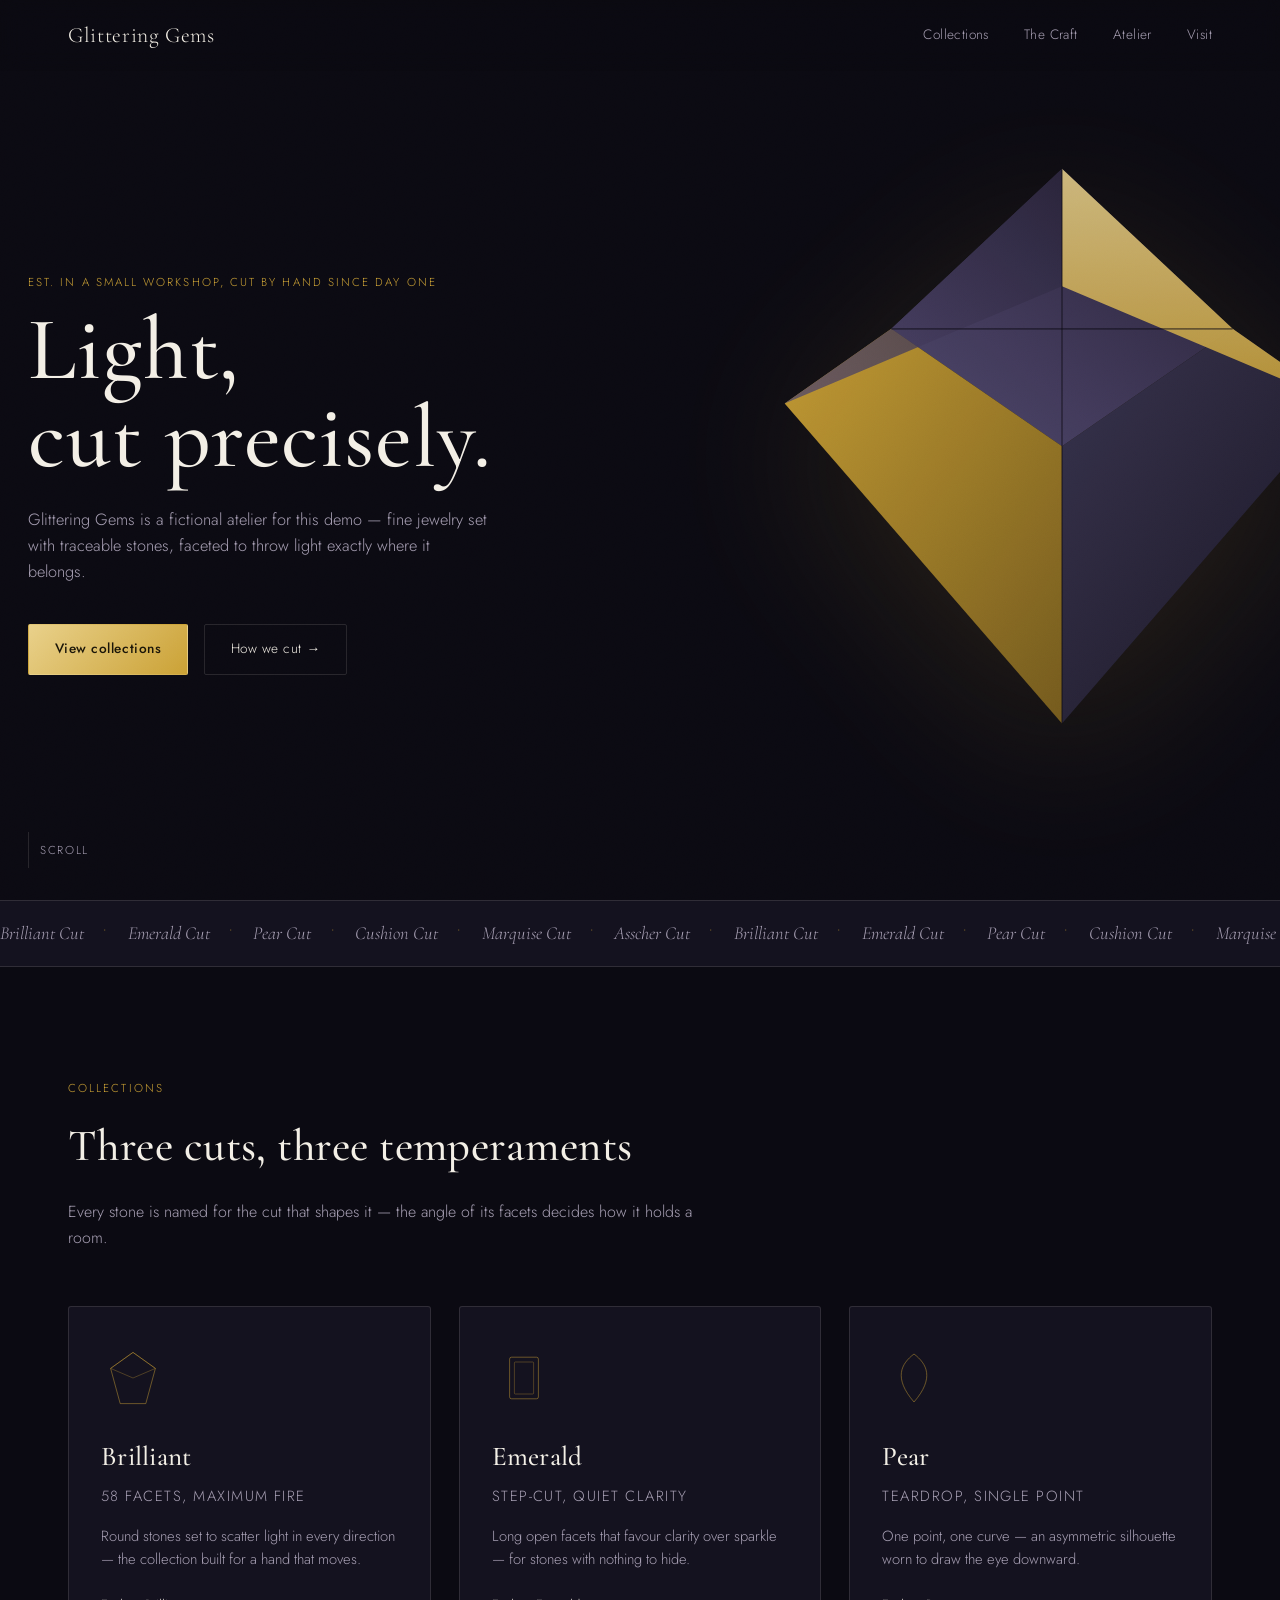
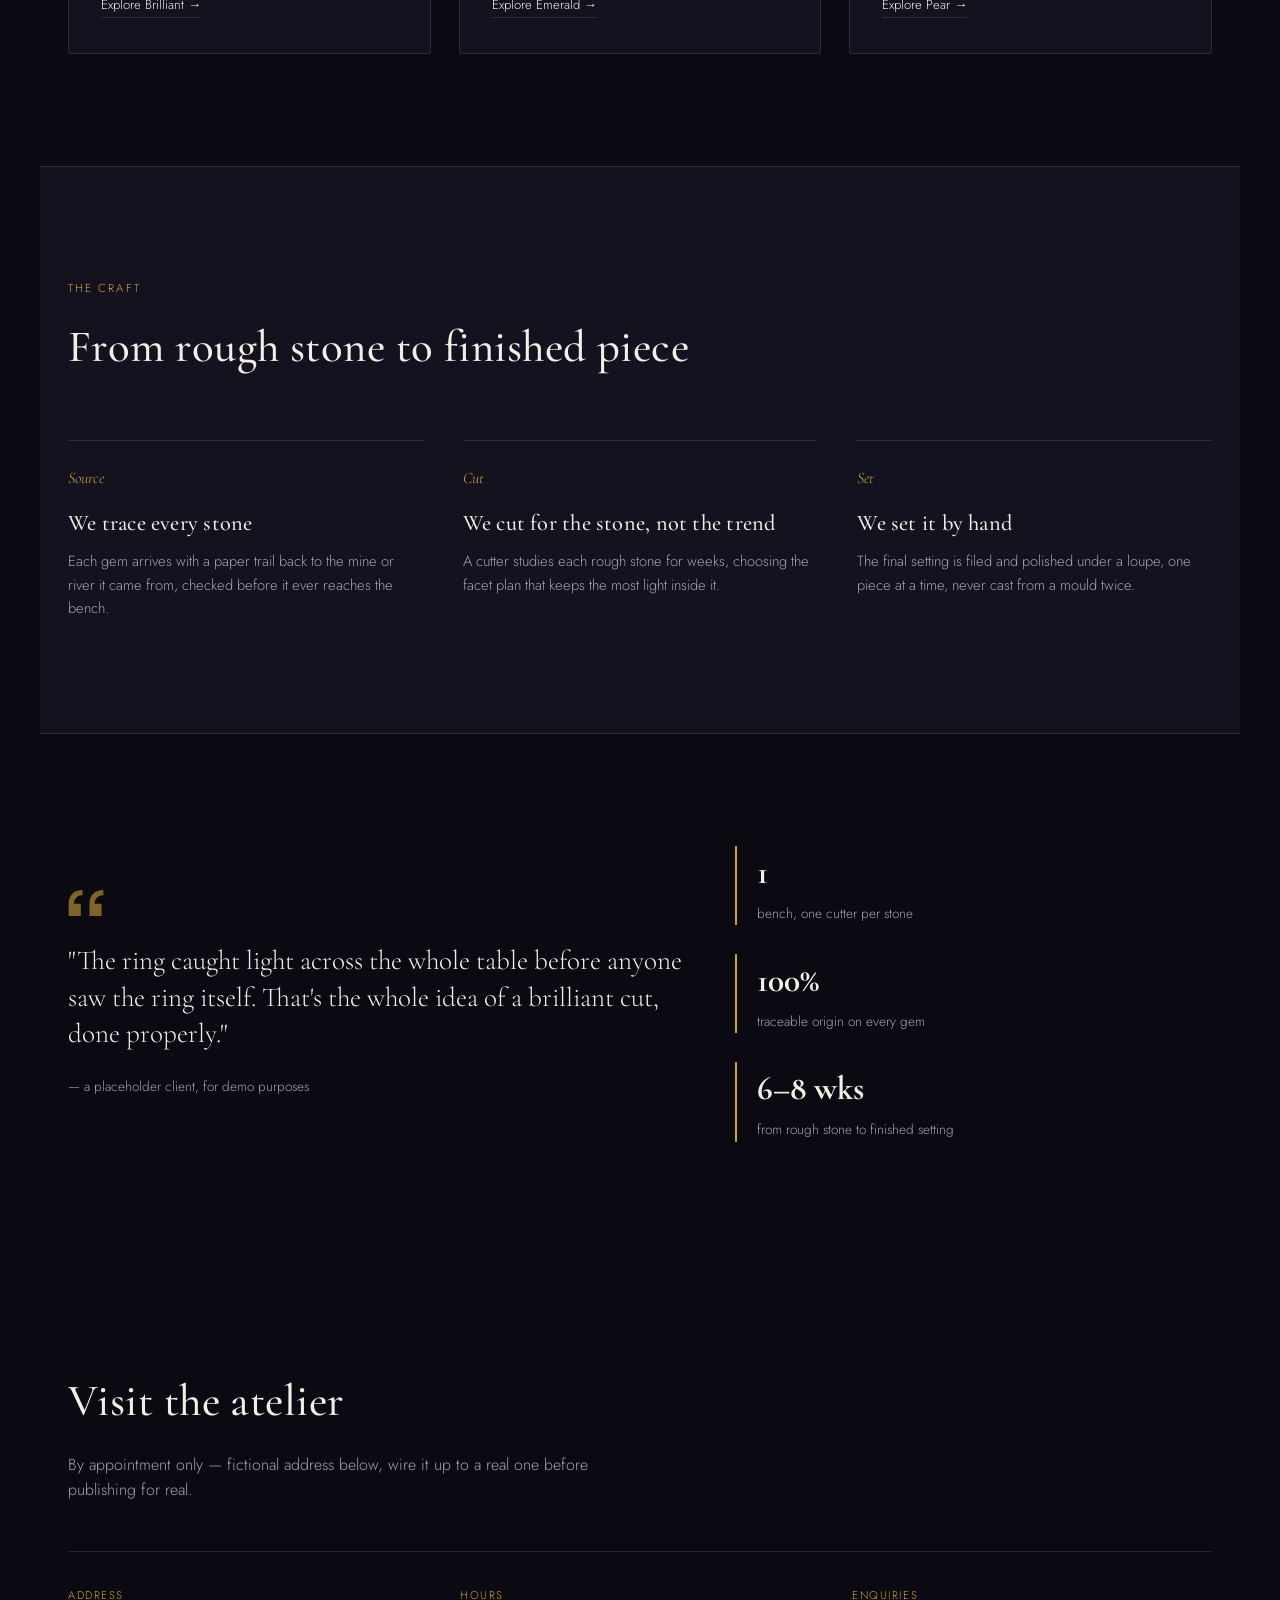
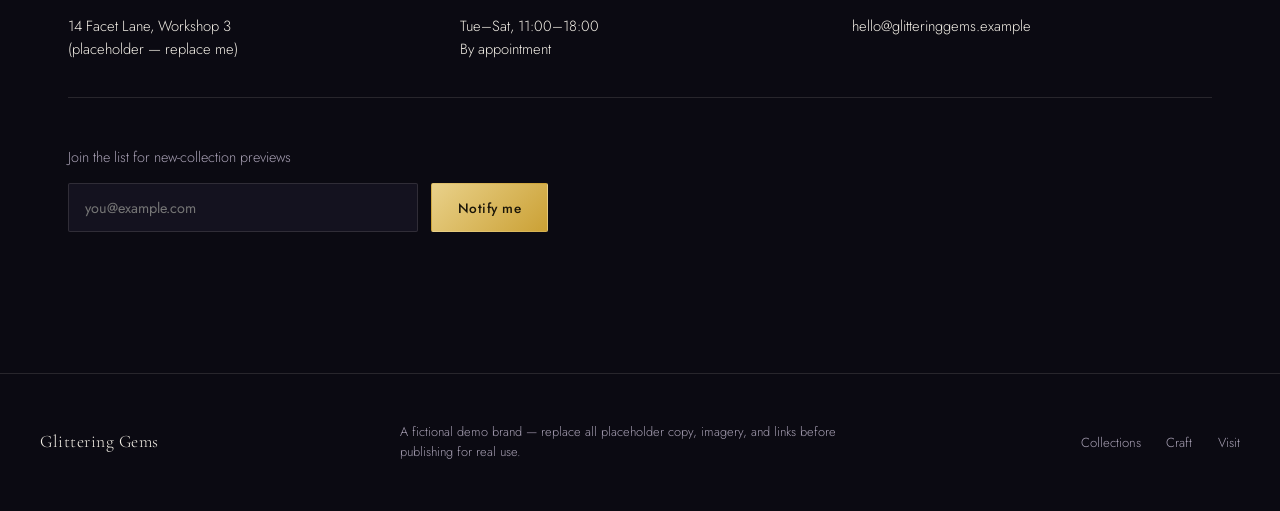
<file: index.html>
<!DOCTYPE html>
<html lang="en">
<head>
<meta charset="UTF-8">
<meta name="viewport" content="width=device-width, initial-scale=1.0">
<title>Glittering Gems — Fine Jewelry, Cut to Catch the Light</title>
<meta name="description" content="Glittering Gems crafts fine jewelry from ethically sourced stones, cut and set by hand in small batches.">
<link rel="preconnect" href="https://fonts.googleapis.com">
<link rel="preconnect" href="https://fonts.gstatic.com" crossorigin>
<link href="https://fonts.googleapis.com/css2?family=Cormorant+Garamond:ital,wght@0,400;0,500;0,600;1,400&family=Jost:wght@300;400;500;600&display=swap" rel="stylesheet">
<link rel="stylesheet" href="styles.css">
</head>
<body>

<div class="grain"></div>

<header class="nav" id="nav">
  <div class="nav-inner">
    <a href="#top" class="wordmark">Glittering&nbsp;Gems</a>
    <nav class="nav-links" aria-label="Primary">
      <a href="#collections">Collections</a>
      <a href="#craft">The Craft</a>
      <a href="#atelier">Atelier</a>
      <a href="#contact">Visit</a>
    </nav>
    <button class="nav-toggle" id="navToggle" aria-label="Open menu" aria-expanded="false">
      <span></span><span></span><span></span>
    </button>
  </div>
</header>

<main id="top">

  <!-- HERO -->
  <section class="hero">
    <div class="hero-facets" aria-hidden="true">
      <svg id="gemSvg" viewBox="0 0 600 600" xmlns="http://www.w3.org/2000/svg">
        <defs>
          <linearGradient id="faceA" x1="0%" y1="0%" x2="100%" y2="100%">
            <stop offset="0%" stop-color="#3a3550"/>
            <stop offset="100%" stop-color="#1a1726"/>
          </linearGradient>
          <linearGradient id="faceB" x1="0%" y1="0%" x2="100%" y2="100%">
            <stop offset="0%" stop-color="#CBA135"/>
            <stop offset="100%" stop-color="#7a5f1e"/>
          </linearGradient>
          <linearGradient id="faceC" x1="0%" y1="100%" x2="100%" y2="0%">
            <stop offset="0%" stop-color="#544b73"/>
            <stop offset="100%" stop-color="#292339"/>
          </linearGradient>
          <linearGradient id="faceD" x1="0%" y1="0%" x2="0%" y2="100%">
            <stop offset="0%" stop-color="#e9d18a"/>
            <stop offset="100%" stop-color="#CBA135"/>
          </linearGradient>
        </defs>
        <g id="gemGroup">
          <polygon points="300,40 460,190 300,300 140,190" fill="url(#faceC)" />
          <polygon points="460,190 560,260 300,560 300,300" fill="url(#faceA)" />
          <polygon points="140,190 40,260 300,560 300,300" fill="url(#faceB)" />
          <polygon points="300,40 460,190 560,260 300,150" fill="url(#faceD)" opacity="0.9"/>
          <polygon points="300,40 140,190 40,260 300,150" fill="url(#faceC)" opacity="0.75"/>
          <line x1="300" y1="40" x2="300" y2="560" stroke="#0d0b14" stroke-width="1.5" opacity="0.5"/>
          <line x1="140" y1="190" x2="460" y2="190" stroke="#0d0b14" stroke-width="1.5" opacity="0.5"/>
        </g>
        <polygon id="glint" points="300,40 340,150 300,180 265,150" fill="#fff" opacity="0" />
      </svg>
    </div>

    <div class="hero-copy">
      <p class="eyebrow">Est. in a small workshop, cut by hand since day one</p>
      <h1>Light,<br>cut&nbsp;precisely.</h1>
      <p class="hero-sub">Glittering Gems is a fictional atelier for this demo — fine jewelry set with traceable stones, faceted to throw light exactly where it belongs.</p>
      <div class="hero-cta">
        <a class="btn btn-gold" href="#collections">View collections</a>
        <a class="btn btn-ghost" href="#craft">How we cut →</a>
      </div>
    </div>
    <div class="scroll-cue" aria-hidden="true"><span></span>Scroll</div>
  </section>

  <!-- MARQUEE STRIP -->
  <div class="marquee" aria-hidden="true">
    <div class="marquee-track">
      <span>Brilliant Cut</span><span>·</span><span>Emerald Cut</span><span>·</span>
      <span>Pear Cut</span><span>·</span><span>Cushion Cut</span><span>·</span>
      <span>Marquise Cut</span><span>·</span><span>Asscher Cut</span><span>·</span>
      <span>Brilliant Cut</span><span>·</span><span>Emerald Cut</span><span>·</span>
      <span>Pear Cut</span><span>·</span><span>Cushion Cut</span><span>·</span>
      <span>Marquise Cut</span><span>·</span><span>Asscher Cut</span><span>·</span>
    </div>
  </div>

  <!-- COLLECTIONS -->
  <section class="collections" id="collections">
    <div class="section-head reveal">
      <p class="eyebrow">Collections</p>
      <h2>Three cuts, three temperaments</h2>
      <p class="section-lede">Every stone is named for the cut that shapes it — the angle of its facets decides how it holds a room.</p>
    </div>

    <div class="cards">
      <article class="card reveal">
        <div class="card-visual">
          <svg viewBox="0 0 200 200" aria-hidden="true"><polygon points="100,20 170,70 140,180 60,180 30,70" fill="none" stroke="currentColor" stroke-width="1.5"/><polygon points="100,20 170,70 100,100 30,70" fill="none" stroke="currentColor" stroke-width="1"/></svg>
        </div>
        <h3>Brilliant</h3>
        <p class="card-tag">58 facets, maximum fire</p>
        <p>Round stones set to scatter light in every direction — the collection built for a hand that moves.</p>
        <a class="card-link" href="#">Explore Brilliant →</a>
      </article>

      <article class="card reveal">
        <div class="card-visual">
          <svg viewBox="0 0 200 200" aria-hidden="true"><rect x="55" y="35" width="90" height="130" rx="6" fill="none" stroke="currentColor" stroke-width="1.5"/><rect x="70" y="50" width="60" height="100" rx="3" fill="none" stroke="currentColor" stroke-width="1"/></svg>
        </div>
        <h3>Emerald</h3>
        <p class="card-tag">Step-cut, quiet clarity</p>
        <p>Long open facets that favour clarity over sparkle — for stones with nothing to hide.</p>
        <a class="card-link" href="#">Explore Emerald →</a>
      </article>

      <article class="card reveal">
        <div class="card-visual">
          <svg viewBox="0 0 200 200" aria-hidden="true"><path d="M100 25 C140 55, 165 100, 100 175 C35 100, 60 55, 100 25 Z" fill="none" stroke="currentColor" stroke-width="1.5"/></svg>
        </div>
        <h3>Pear</h3>
        <p class="card-tag">Teardrop, single point</p>
        <p>One point, one curve — an asymmetric silhouette worn to draw the eye downward.</p>
        <a class="card-link" href="#">Explore Pear →</a>
      </article>
    </div>
  </section>

  <!-- CRAFT / PROCESS -->
  <section class="craft" id="craft">
    <div class="section-head reveal">
      <p class="eyebrow">The Craft</p>
      <h2>From rough stone to finished piece</h2>
    </div>

    <ol class="process">
      <li class="reveal">
        <span class="process-index">Source</span>
        <h3>We trace every stone</h3>
        <p>Each gem arrives with a paper trail back to the mine or river it came from, checked before it ever reaches the bench.</p>
      </li>
      <li class="reveal">
        <span class="process-index">Cut</span>
        <h3>We cut for the stone, not the trend</h3>
        <p>A cutter studies each rough stone for weeks, choosing the facet plan that keeps the most light inside it.</p>
      </li>
      <li class="reveal">
        <span class="process-index">Set</span>
        <h3>We set it by hand</h3>
        <p>The final setting is filed and polished under a loupe, one piece at a time, never cast from a mould twice.</p>
      </li>
    </ol>
  </section>

  <!-- ATELIER / TESTIMONIAL -->
  <section class="atelier" id="atelier">
    <div class="atelier-grid">
      <div class="atelier-quote reveal">
        <svg class="quote-mark" viewBox="0 0 40 30" aria-hidden="true"><path d="M0 30V16C0 6 6 0 16 0V6C10 6 6 10 6 16H14V30H0ZM24 30V16C24 6 30 0 40 0V6C34 6 30 10 30 16H38V30H24Z" fill="currentColor"/></svg>
        <p>"The ring caught light across the whole table before anyone saw the ring itself. That's the whole idea of a brilliant cut, done properly."</p>
        <cite>— a placeholder client, for demo purposes</cite>
      </div>
      <div class="atelier-stats reveal">
        <div><strong>1</strong><span>bench, one cutter per stone</span></div>
        <div><strong>100%</strong><span>traceable origin on every gem</span></div>
        <div><strong>6–8 wks</strong><span>from rough stone to finished setting</span></div>
      </div>
    </div>
  </section>

  <!-- NEWSLETTER / CONTACT -->
  <section class="contact" id="contact">
    <div class="contact-inner reveal">
      <h2>Visit the atelier</h2>
      <p>By appointment only — fictional address below, wire it up to a real one before publishing for real.</p>
      <div class="contact-details">
        <div>
          <span class="label">Address</span>
          <p>14 Facet Lane, Workshop&nbsp;3<br>(placeholder — replace me)</p>
        </div>
        <div>
          <span class="label">Hours</span>
          <p>Tue–Sat, 11:00–18:00<br>By appointment</p>
        </div>
        <div>
          <span class="label">Enquiries</span>
          <p>hello@glitteringgems.example</p>
        </div>
      </div>

      <form class="signup" id="signupForm">
        <label for="email">Join the list for new-collection previews</label>
        <div class="signup-row">
          <input type="email" id="email" name="email" placeholder="you@example.com" required>
          <button type="submit" class="btn btn-gold">Notify me</button>
        </div>
        <p class="signup-note" id="signupNote" role="status"></p>
      </form>
    </div>
  </section>

</main>

<footer class="site-footer">
  <div class="footer-inner">
    <span class="wordmark small">Glittering&nbsp;Gems</span>
    <p>A fictional demo brand — replace all placeholder copy, imagery, and links before publishing for real use.</p>
    <div class="footer-links">
      <a href="#collections">Collections</a>
      <a href="#craft">Craft</a>
      <a href="#contact">Visit</a>
    </div>
  </div>
</footer>

<script src="script.js"></script>
</body>
</html>
</file>
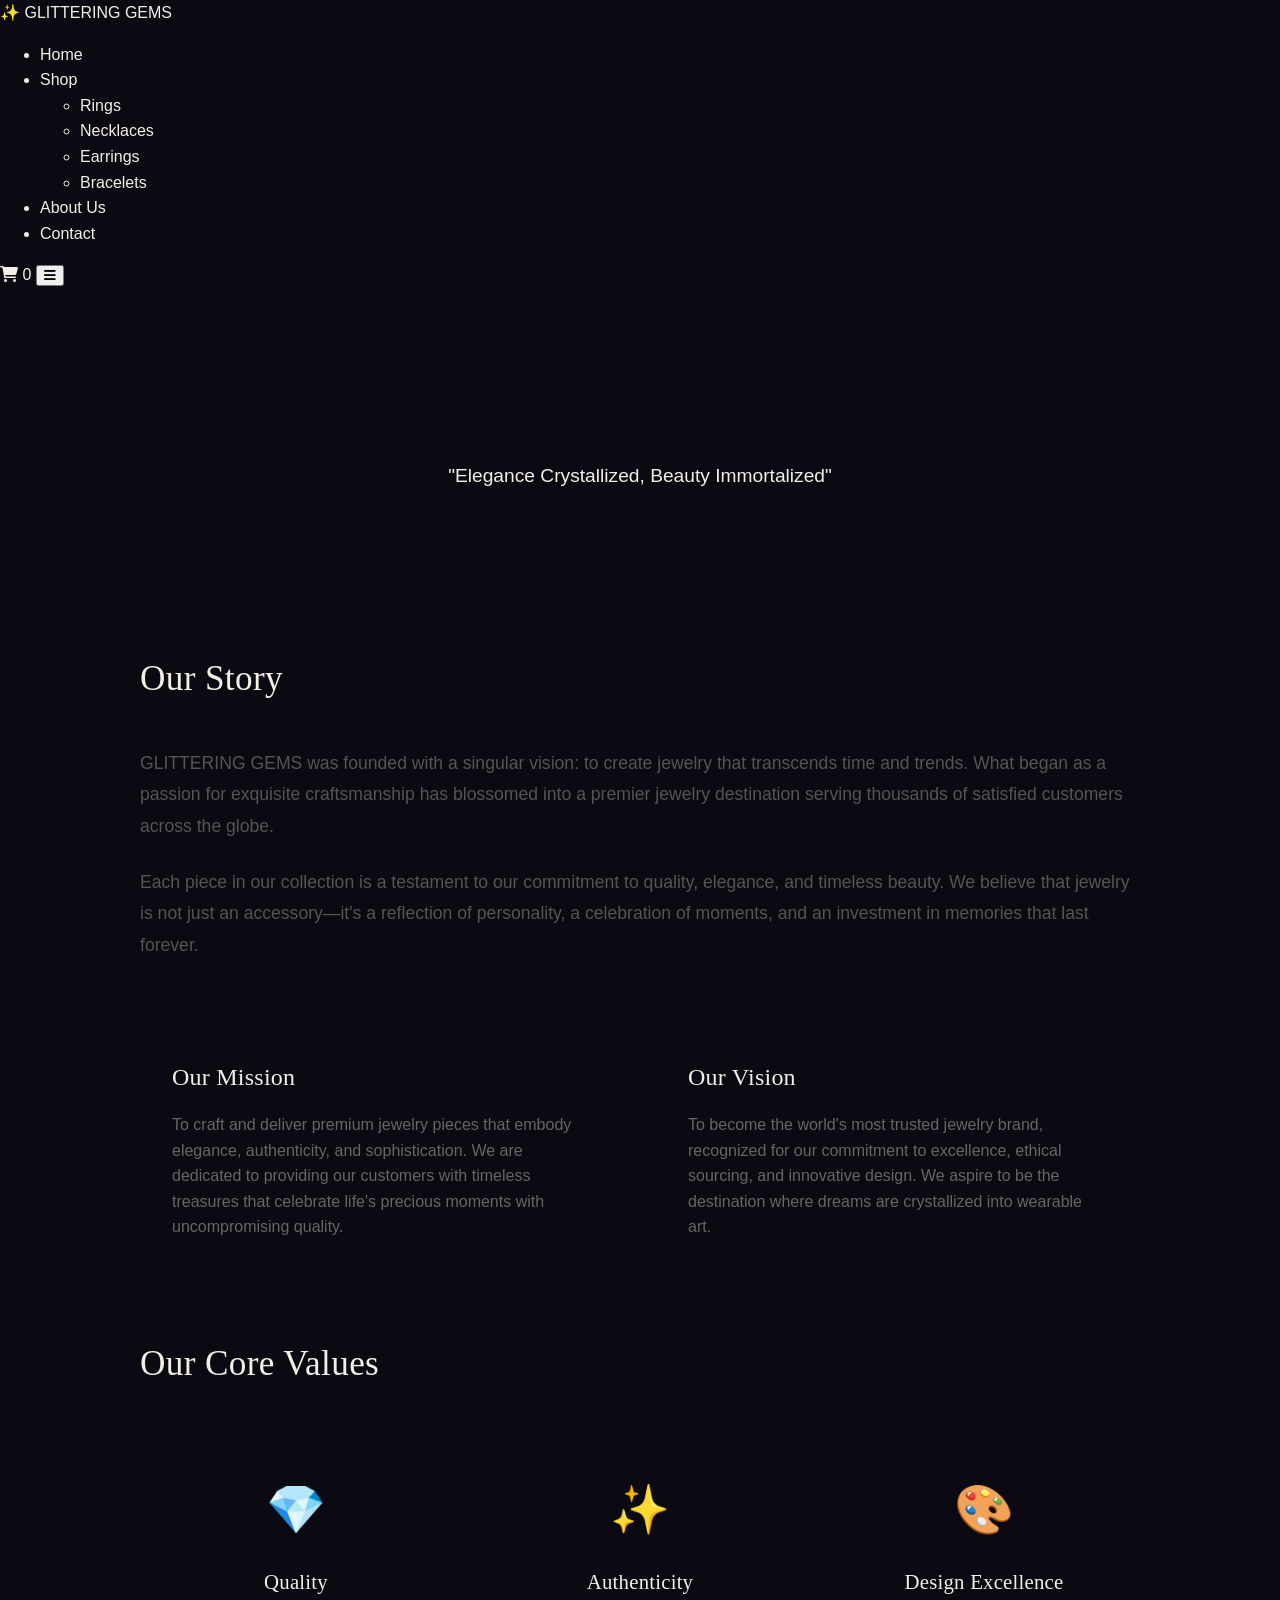
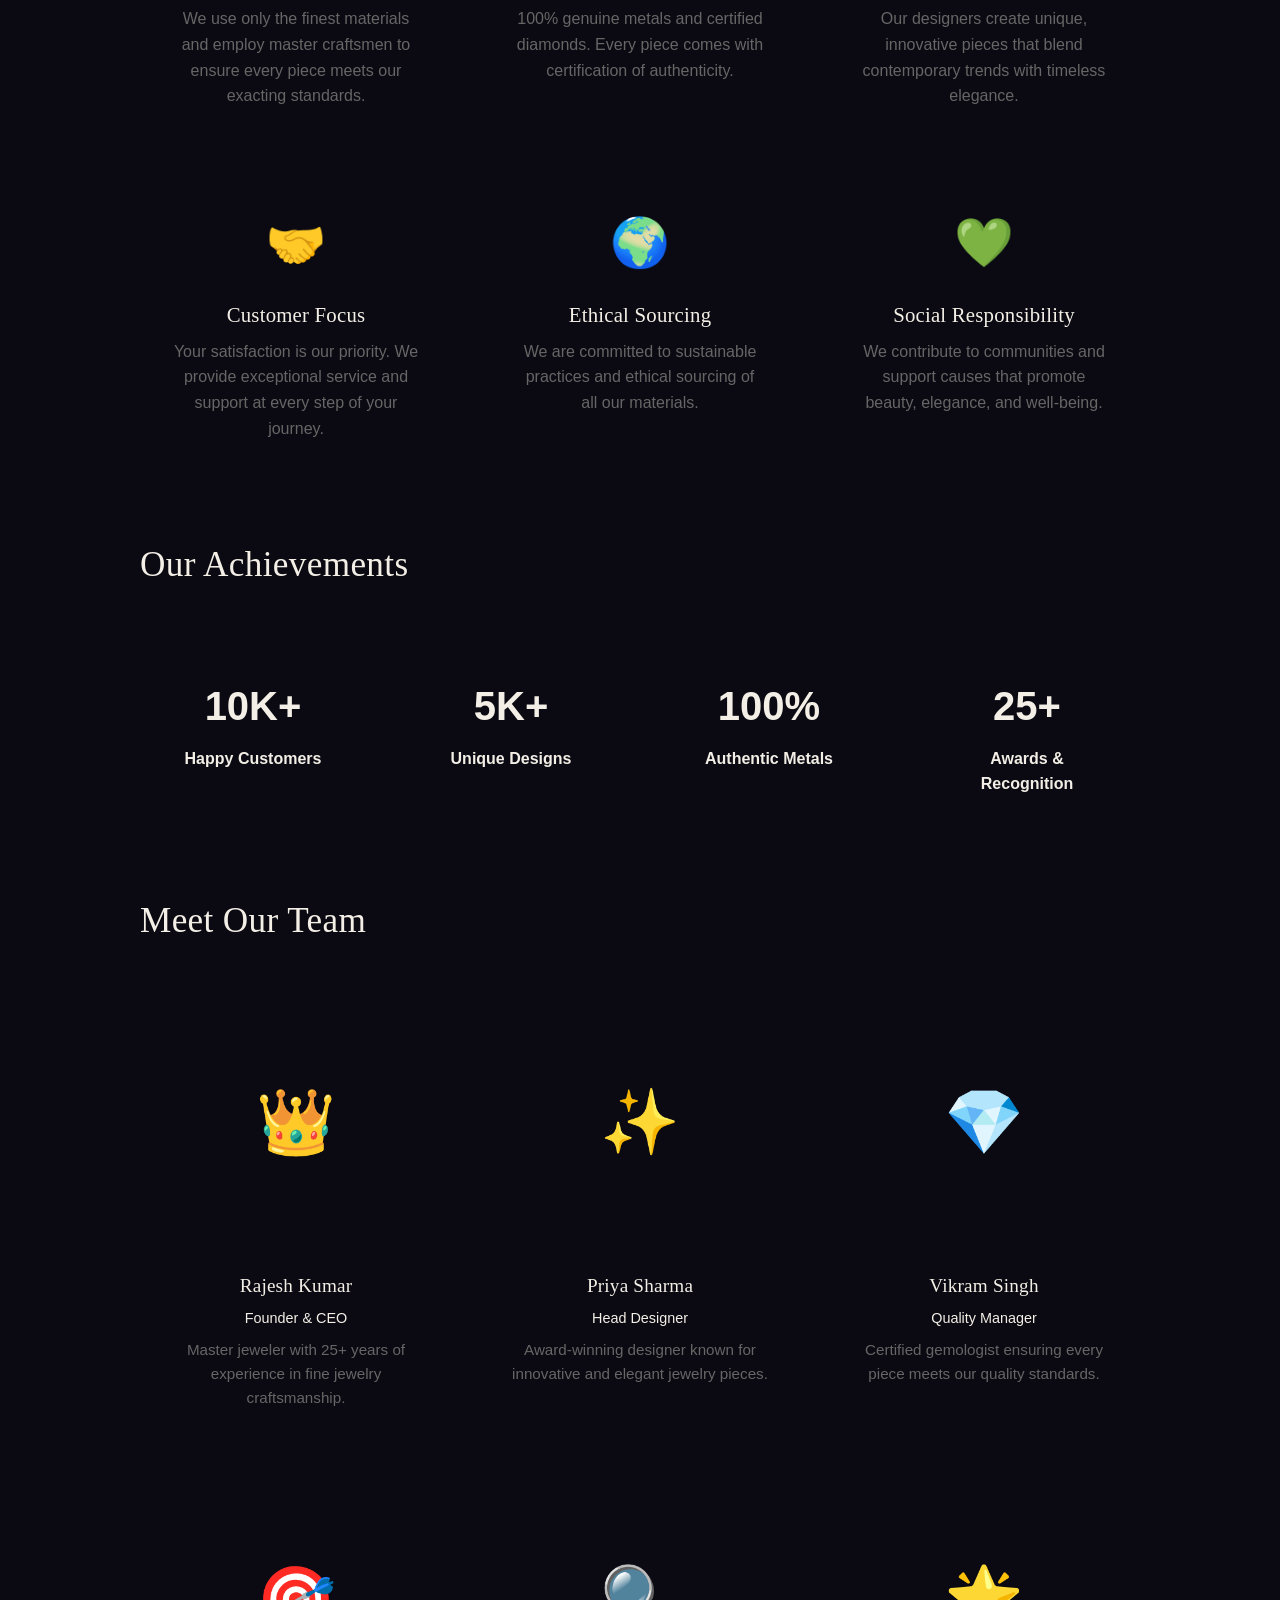
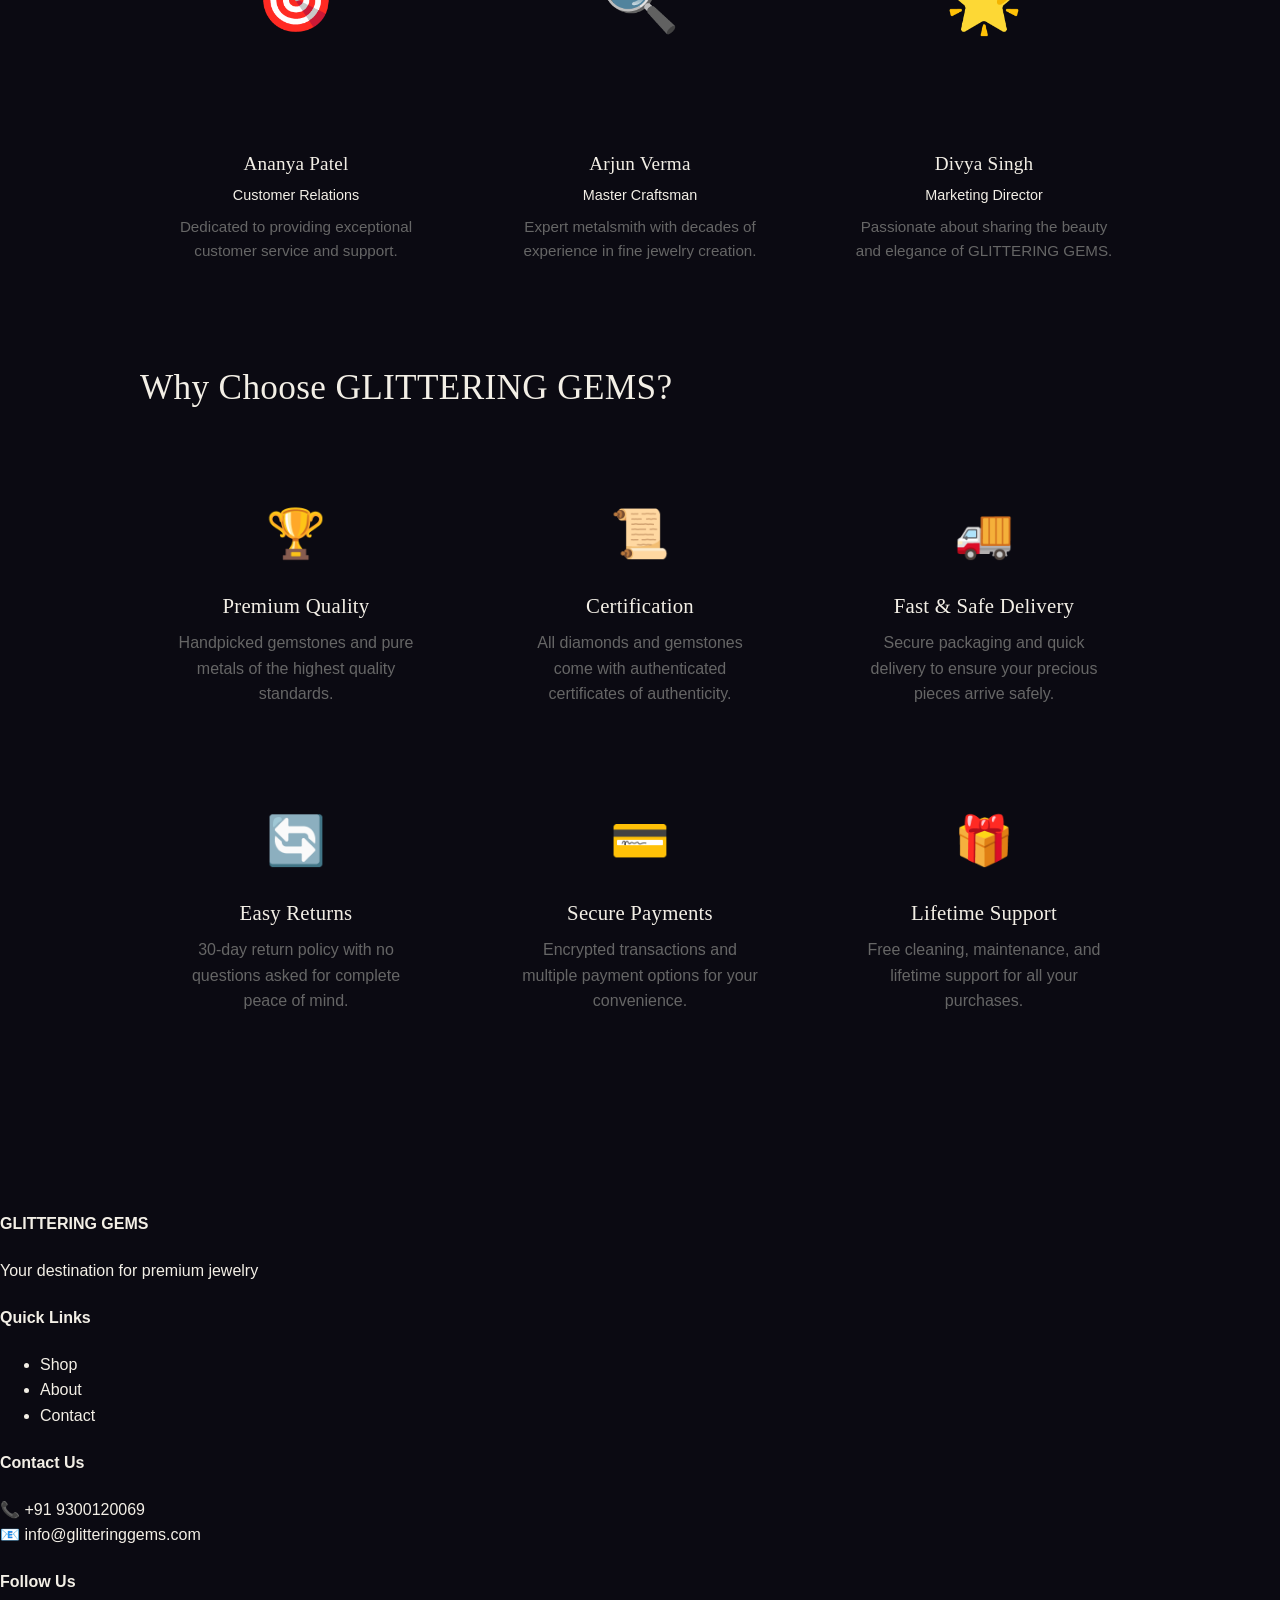
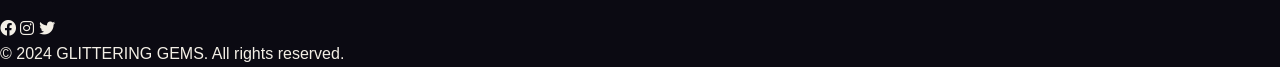
<file: about.html>
<!DOCTYPE html>
<html lang="en">
<head>
    <meta charset="UTF-8">
    <meta name="viewport" content="width=device-width, initial-scale=1.0">
    <title>About Us - GLITTERING GEMS</title>
    <link rel="stylesheet" href="styles.css">
    <link rel="stylesheet" href="https://cdnjs.cloudflare.com/ajax/libs/font-awesome/6.0.0/css/all.min.css">
    <style>
        .about-page {
            min-height: 100vh;
            background-color: var(--light-bg);
        }

        .about-hero {
            background: linear-gradient(135deg, var(--secondary-color), #2a2a2a);
            color: var(--white);
            padding: 80px 20px;
            text-align: center;
        }

        .about-hero h1 {
            font-size: 3rem;
            margin-bottom: 1rem;
            background: linear-gradient(135deg, var(--primary-color), var(--rose-gold));
            -webkit-background-clip: text;
            -webkit-text-fill-color: transparent;
            background-clip: text;
        }

        .about-hero p {
            font-size: 1.2rem;
            max-width: 600px;
            margin: 0 auto;
        }

        .about-content {
            padding: 80px 20px;
        }

        .about-section {
            max-width: 1000px;
            margin: 0 auto 4rem;
        }

        .section-title {
            font-size: 2.2rem;
            color: var(--secondary-color);
            margin-bottom: 1.5rem;
            padding-bottom: 1rem;
            border-bottom: 3px solid var(--primary-color);
        }

        .section-text {
            font-size: 1.1rem;
            color: #555;
            line-height: 1.8;
            margin-bottom: 1.5rem;
        }

        .mission-vision {
            display: grid;
            grid-template-columns: 1fr 1fr;
            gap: 2rem;
            margin: 2rem 0;
        }

        .mission-card,
        .vision-card {
            background: var(--white);
            padding: 2rem;
            border-radius: 1rem;
            box-shadow: var(--shadow);
            border-left: 5px solid var(--primary-color);
        }

        .mission-card h3,
        .vision-card h3 {
            font-size: 1.5rem;
            color: var(--primary-color);
            margin-bottom: 1rem;
        }

        .mission-card p,
        .vision-card p {
            color: #666;
            font-size: 1rem;
        }

        .values-grid {
            display: grid;
            grid-template-columns: repeat(auto-fit, minmax(250px, 1fr));
            gap: 2rem;
            margin: 2rem 0;
        }

        .value-card {
            background: var(--white);
            padding: 2rem;
            text-align: center;
            border-radius: 1rem;
            box-shadow: var(--shadow);
            transition: var(--transition);
        }

        .value-card:hover {
            transform: translateY(-10px);
            box-shadow: 0 20px 50px rgba(212, 175, 55, 0.2);
        }

        .value-icon {
            font-size: 3rem;
            color: var(--primary-color);
            margin-bottom: 1rem;
        }

        .value-card h3 {
            font-size: 1.3rem;
            color: var(--secondary-color);
            margin-bottom: 0.5rem;
        }

        .value-card p {
            color: #666;
        }

        .team-section {
            margin-top: 4rem;
        }

        .team-grid {
            display: grid;
            grid-template-columns: repeat(auto-fit, minmax(280px, 1fr));
            gap: 2rem;
            margin-top: 2rem;
        }

        .team-member {
            background: var(--white);
            border-radius: 1rem;
            overflow: hidden;
            box-shadow: var(--shadow);
            text-align: center;
            transition: var(--transition);
        }

        .team-member:hover {
            transform: translateY(-10px);
        }

        .member-avatar {
            width: 100%;
            height: 250px;
            background: linear-gradient(135deg, var(--primary-color), var(--rose-gold));
            display: flex;
            align-items: center;
            justify-content: center;
            font-size: 4rem;
        }

        .member-info {
            padding: 1.5rem;
        }

        .member-info h3 {
            font-size: 1.2rem;
            color: var(--secondary-color);
            margin-bottom: 0.3rem;
        }

        .member-info p {
            color: var(--primary-color);
            font-size: 0.9rem;
            margin-bottom: 0.5rem;
        }

        .member-info .description {
            color: #666;
            font-size: 0.95rem;
        }

        .achievements {
            display: grid;
            grid-template-columns: repeat(auto-fit, minmax(200px, 1fr));
            gap: 2rem;
            margin: 2rem 0;
        }

        .achievement-item {
            background: linear-gradient(135deg, var(--primary-color), var(--rose-gold));
            color: var(--secondary-color);
            padding: 2rem;
            text-align: center;
            border-radius: 1rem;
        }

        .achievement-number {
            font-size: 2.5rem;
            font-weight: 700;
            margin-bottom: 0.5rem;
        }

        .achievement-text {
            font-size: 1rem;
            font-weight: 600;
        }

        @media (max-width: 768px) {
            .about-hero h1 {
                font-size: 2rem;
            }

            .mission-vision {
                grid-template-columns: 1fr;
            }

            .section-title {
                font-size: 1.8rem;
            }

            .team-grid {
                grid-template-columns: 1fr;
            }
        }
    </style>
</head>
<body>
    <!-- Navigation Bar -->
    <nav class="navbar">
        <div class="container">
            <div class="nav-wrapper">
                <div class="logo">
                    <span class="logo-icon">✨</span>
                    <span class="logo-text">GLITTERING GEMS</span>
                </div>
                <ul class="nav-menu">
                    <li><a href="index.html">Home</a></li>
                    <li class="dropdown">
                        <a href="#" class="dropdown-toggle">Shop</a>
                        <ul class="dropdown-menu">
                            <li><a href="products.html?category=rings">Rings</a></li>
                            <li><a href="products.html?category=necklaces">Necklaces</a></li>
                            <li><a href="products.html?category=earrings">Earrings</a></li>
                            <li><a href="products.html?category=bracelets">Bracelets</a></li>
                        </ul>
                    </li>
                    <li><a href="about.html" class="active">About Us</a></li>
                    <li><a href="contact.html">Contact</a></li>
                </ul>
                <div class="nav-icons">
                    <a href="cart.html" class="cart-icon">
                        <i class="fas fa-shopping-cart"></i>
                        <span class="cart-count">0</span>
                    </a>
                    <button class="menu-toggle" id="menuToggle">
                        <i class="fas fa-bars"></i>
                    </button>
                </div>
            </div>
        </div>
    </nav>

    <!-- About Hero Section -->
    <section class="about-hero">
        <h1>GLITTERING GEMS</h1>
        <p>"Elegance Crystallized, Beauty Immortalized"</p>
    </section>

    <!-- About Content -->
    <section class="about-content">
        <!-- Our Story Section -->
        <div class="about-section">
            <h2 class="section-title">Our Story</h2>
            <p class="section-text">
                GLITTERING GEMS was founded with a singular vision: to create jewelry that transcends time and trends. 
                What began as a passion for exquisite craftsmanship has blossomed into a premier jewelry destination 
                serving thousands of satisfied customers across the globe.
            </p>
            <p class="section-text">
                Each piece in our collection is a testament to our commitment to quality, elegance, and timeless beauty. 
                We believe that jewelry is not just an accessory—it's a reflection of personality, a celebration of moments, 
                and an investment in memories that last forever.
            </p>
        </div>

        <!-- Mission & Vision -->
        <div class="about-section">
            <div class="mission-vision">
                <div class="mission-card">
                    <h3>Our Mission</h3>
                    <p>To craft and deliver premium jewelry pieces that embody elegance, authenticity, and sophistication. 
                    We are dedicated to providing our customers with timeless treasures that celebrate life's precious moments 
                    with uncompromising quality.</p>
                </div>
                <div class="vision-card">
                    <h3>Our Vision</h3>
                    <p>To become the world's most trusted jewelry brand, recognized for our commitment to excellence, 
                    ethical sourcing, and innovative design. We aspire to be the destination where dreams are crystallized 
                    into wearable art.</p>
                </div>
            </div>
        </div>

        <!-- Core Values -->
        <div class="about-section">
            <h2 class="section-title">Our Core Values</h2>
            <div class="values-grid">
                <div class="value-card">
                    <div class="value-icon">💎</div>
                    <h3>Quality</h3>
                    <p>We use only the finest materials and employ master craftsmen to ensure every piece meets our exacting standards.</p>
                </div>
                <div class="value-card">
                    <div class="value-icon">✨</div>
                    <h3>Authenticity</h3>
                    <p>100% genuine metals and certified diamonds. Every piece comes with certification of authenticity.</p>
                </div>
                <div class="value-card">
                    <div class="value-icon">🎨</div>
                    <h3>Design Excellence</h3>
                    <p>Our designers create unique, innovative pieces that blend contemporary trends with timeless elegance.</p>
                </div>
                <div class="value-card">
                    <div class="value-icon">🤝</div>
                    <h3>Customer Focus</h3>
                    <p>Your satisfaction is our priority. We provide exceptional service and support at every step of your journey.</p>
                </div>
                <div class="value-card">
                    <div class="value-icon">🌍</div>
                    <h3>Ethical Sourcing</h3>
                    <p>We are committed to sustainable practices and ethical sourcing of all our materials.</p>
                </div>
                <div class="value-card">
                    <div class="value-icon">💚</div>
                    <h3>Social Responsibility</h3>
                    <p>We contribute to communities and support causes that promote beauty, elegance, and well-being.</p>
                </div>
            </div>
        </div>

        <!-- Achievements -->
        <div class="about-section">
            <h2 class="section-title">Our Achievements</h2>
            <div class="achievements">
                <div class="achievement-item">
                    <div class="achievement-number">10K+</div>
                    <div class="achievement-text">Happy Customers</div>
                </div>
                <div class="achievement-item">
                    <div class="achievement-number">5K+</div>
                    <div class="achievement-text">Unique Designs</div>
                </div>
                <div class="achievement-item">
                    <div class="achievement-number">100%</div>
                    <div class="achievement-text">Authentic Metals</div>
                </div>
                <div class="achievement-item">
                    <div class="achievement-number">25+</div>
                    <div class="achievement-text">Awards & Recognition</div>
                </div>
            </div>
        </div>

        <!-- Our Team -->
        <div class="about-section team-section">
            <h2 class="section-title">Meet Our Team</h2>
            <div class="team-grid">
                <div class="team-member">
                    <div class="member-avatar">👑</div>
                    <div class="member-info">
                        <h3>Rajesh Kumar</h3>
                        <p>Founder & CEO</p>
                        <p class="description">Master jeweler with 25+ years of experience in fine jewelry craftsmanship.</p>
                    </div>
                </div>
                <div class="team-member">
                    <div class="member-avatar">✨</div>
                    <div class="member-info">
                        <h3>Priya Sharma</h3>
                        <p>Head Designer</p>
                        <p class="description">Award-winning designer known for innovative and elegant jewelry pieces.</p>
                    </div>
                </div>
                <div class="team-member">
                    <div class="member-avatar">💎</div>
                    <div class="member-info">
                        <h3>Vikram Singh</h3>
                        <p>Quality Manager</p>
                        <p class="description">Certified gemologist ensuring every piece meets our quality standards.</p>
                    </div>
                </div>
                <div class="team-member">
                    <div class="member-avatar">🎯</div>
                    <div class="member-info">
                        <h3>Ananya Patel</h3>
                        <p>Customer Relations</p>
                        <p class="description">Dedicated to providing exceptional customer service and support.</p>
                    </div>
                </div>
                <div class="team-member">
                    <div class="member-avatar">🔍</div>
                    <div class="member-info">
                        <h3>Arjun Verma</h3>
                        <p>Master Craftsman</p>
                        <p class="description">Expert metalsmith with decades of experience in fine jewelry creation.</p>
                    </div>
                </div>
                <div class="team-member">
                    <div class="member-avatar">🌟</div>
                    <div class="member-info">
                        <h3>Divya Singh</h3>
                        <p>Marketing Director</p>
                        <p class="description">Passionate about sharing the beauty and elegance of GLITTERING GEMS.</p>
                    </div>
                </div>
            </div>
        </div>

        <!-- Why Choose Us -->
        <div class="about-section">
            <h2 class="section-title">Why Choose GLITTERING GEMS?</h2>
            <div class="values-grid">
                <div class="value-card">
                    <div class="value-icon">🏆</div>
                    <h3>Premium Quality</h3>
                    <p>Handpicked gemstones and pure metals of the highest quality standards.</p>
                </div>
                <div class="value-card">
                    <div class="value-icon">📜</div>
                    <h3>Certification</h3>
                    <p>All diamonds and gemstones come with authenticated certificates of authenticity.</p>
                </div>
                <div class="value-card">
                    <div class="value-icon">🚚</div>
                    <h3>Fast & Safe Delivery</h3>
                    <p>Secure packaging and quick delivery to ensure your precious pieces arrive safely.</p>
                </div>
                <div class="value-card">
                    <div class="value-icon">🔄</div>
                    <h3>Easy Returns</h3>
                    <p>30-day return policy with no questions asked for complete peace of mind.</p>
                </div>
                <div class="value-card">
                    <div class="value-icon">💳</div>
                    <h3>Secure Payments</h3>
                    <p>Encrypted transactions and multiple payment options for your convenience.</p>
                </div>
                <div class="value-card">
                    <div class="value-icon">🎁</div>
                    <h3>Lifetime Support</h3>
                    <p>Free cleaning, maintenance, and lifetime support for all your purchases.</p>
                </div>
            </div>
        </div>
    </section>

    <!-- Footer -->
    <footer class="footer">
        <div class="container">
            <div class="footer-content">
                <div class="footer-section">
                    <h4>GLITTERING GEMS</h4>
                    <p>Your destination for premium jewelry</p>
                </div>
                <div class="footer-section">
                    <h4>Quick Links</h4>
                    <ul>
                        <li><a href="products.html">Shop</a></li>
                        <li><a href="about.html">About</a></li>
                        <li><a href="contact.html">Contact</a></li>
                    </ul>
                </div>
                <div class="footer-section">
                    <h4>Contact Us</h4>
                    <p>📞 +91 9300120069</p>
                    <p>📧 info@glitteringgems.com</p>
                </div>
                <div class="footer-section">
                    <h4>Follow Us</h4>
                    <div class="social-links">
                        <a href="#"><i class="fab fa-facebook"></i></a>
                        <a href="#"><i class="fab fa-instagram"></i></a>
                        <a href="#"><i class="fab fa-twitter"></i></a>
                    </div>
                </div>
            </div>
            <div class="footer-bottom">
                <p>&copy; 2024 GLITTERING GEMS. All rights reserved.</p>
            </div>
        </div>
    </footer>

    <script src="script.js"></script>
</body>
</html>
</file>
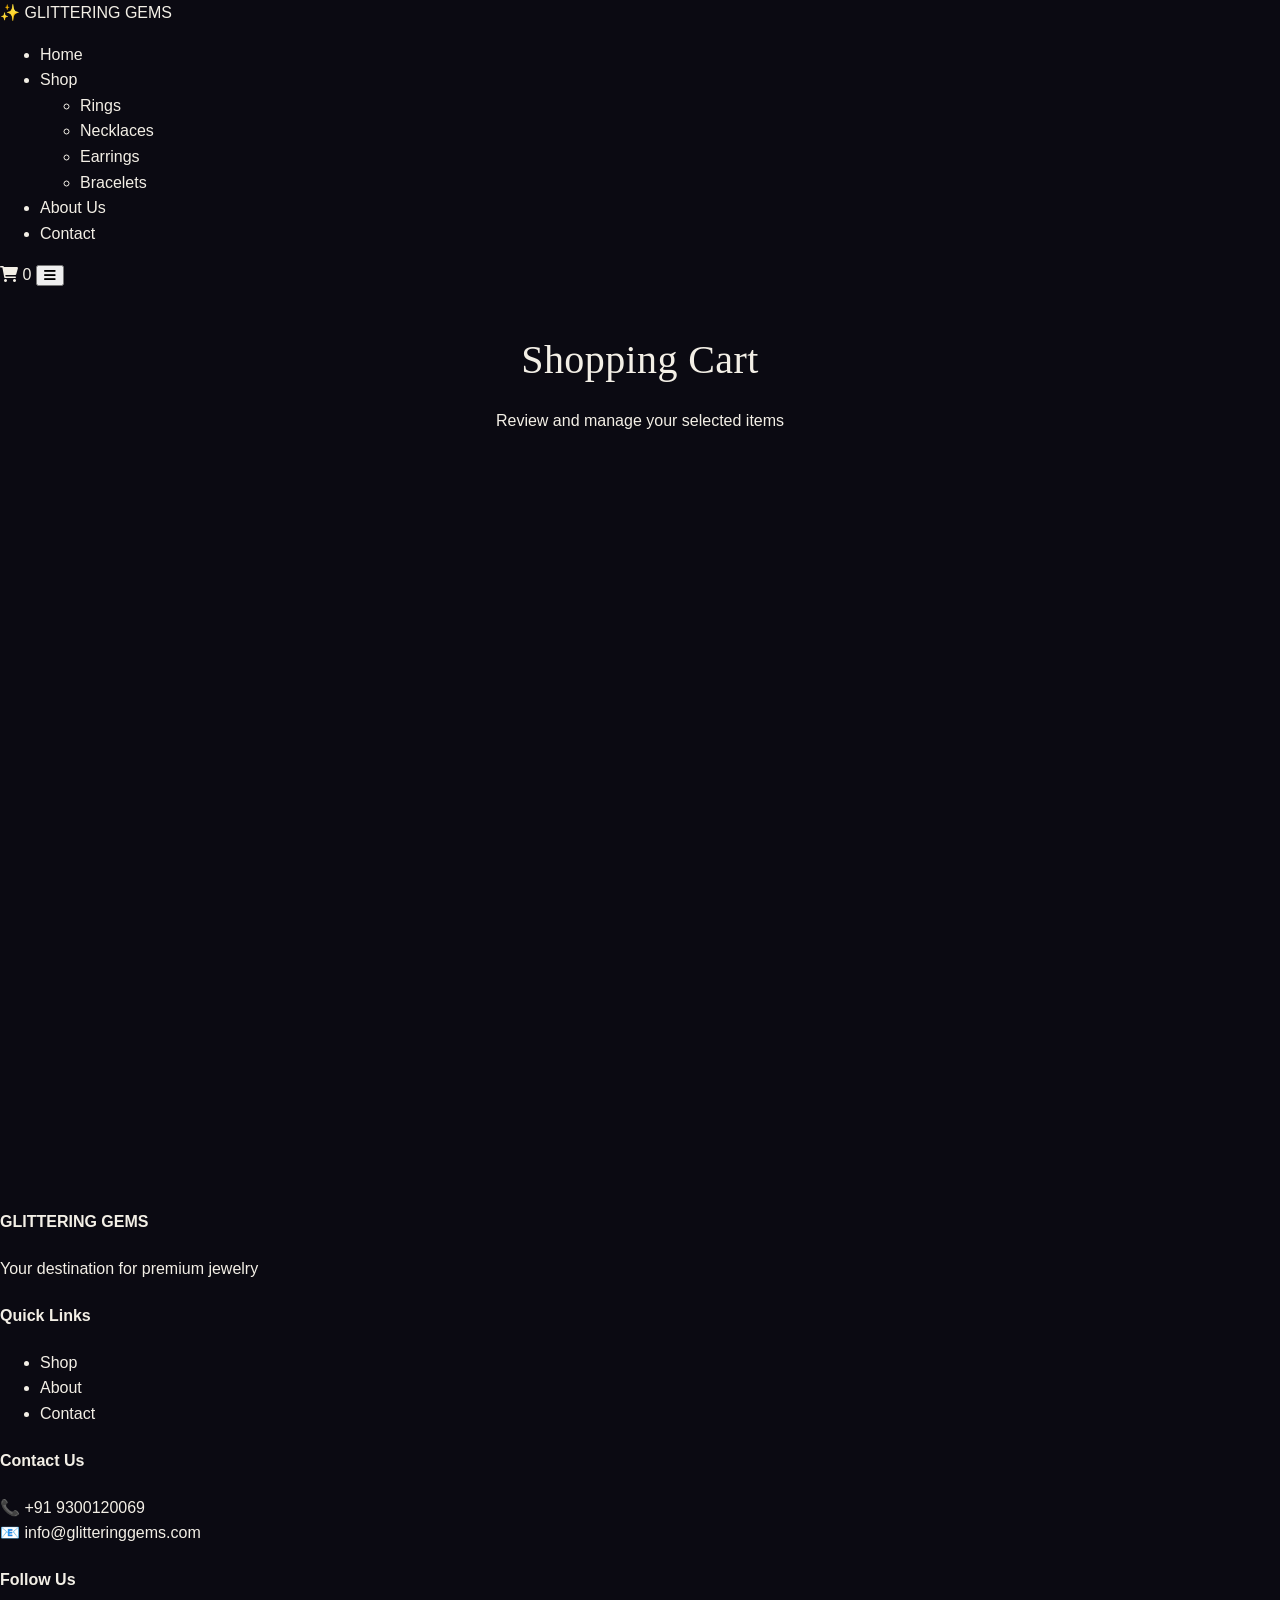
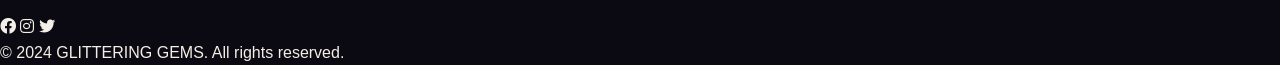
<file: cart.html>
<!DOCTYPE html>
<html lang="en">
<head>
    <meta charset="UTF-8">
    <meta name="viewport" content="width=device-width, initial-scale=1.0">
    <title>Shopping Cart - GLITTERING GEMS</title>
    <link rel="stylesheet" href="styles.css">
    <link rel="stylesheet" href="https://cdnjs.cloudflare.com/ajax/libs/font-awesome/6.0.0/css/all.min.css">
    <style>
        .cart-page {
            min-height: 100vh;
            padding: 40px 20px;
            background-color: var(--light-bg);
        }

        .cart-wrapper {
            max-width: 1000px;
            margin: 0 auto;
        }

        .cart-header {
            text-align: center;
            margin-bottom: 3rem;
        }

        .cart-header h1 {
            font-size: 2.5rem;
            color: var(--secondary-color);
            margin-bottom: 1rem;
        }

        #cartContainer {
            background: var(--white);
            padding: 2rem;
            border-radius: 1rem;
            box-shadow: var(--shadow);
        }

        .cart-item {
            display: flex;
            justify-content: space-between;
            align-items: center;
            padding: 1.5rem;
            border-bottom: 1px solid var(--light-bg);
            transition: var(--transition);
        }

        .cart-item:last-child {
            border-bottom: none;
        }

        .cart-item:hover {
            background-color: #fafafa;
        }

        .item-details {
            flex: 1;
        }

        .item-details h3 {
            font-size: 1.2rem;
            color: var(--secondary-color);
            margin-bottom: 0.5rem;
        }

        .item-details p {
            color: #666;
            margin-bottom: 0.3rem;
            font-size: 0.95rem;
        }

        .price {
            font-size: 1.3rem !important;
            color: var(--primary-color);
            font-weight: 700;
        }

        .btn-remove {
            padding: 0.6rem 1.2rem;
            background-color: #ff6b6b;
            color: var(--white);
            border: none;
            border-radius: 0.5rem;
            cursor: pointer;
            font-weight: 600;
            transition: var(--transition);
        }

        .btn-remove:hover {
            background-color: #ff5252;
            transform: translateY(-2px);
        }

        .cart-summary {
            margin-top: 2rem;
            padding: 2rem;
            background: linear-gradient(135deg, var(--light-bg), #f0f0f0);
            border-radius: 1rem;
            border-top: 2px solid var(--primary-color);
        }

        .cart-summary h2 {
            font-size: 1.8rem;
            color: var(--secondary-color);
            margin-bottom: 1.5rem;
            text-align: right;
        }

        .cart-summary .btn {
            width: 100%;
            padding: 1rem;
            font-size: 1.1rem;
        }

        .empty-cart {
            text-align: center;
            padding: 4rem 2rem;
        }

        .empty-cart i {
            font-size: 4rem;
            color: var(--primary-color);
            margin-bottom: 1rem;
        }

        .empty-cart p {
            font-size: 1.2rem;
            color: #666;
            margin-bottom: 2rem;
        }

        .continue-shopping {
            display: inline-block;
            margin-top: 1rem;
        }

        @media (max-width: 768px) {
            .cart-item {
                flex-direction: column;
                align-items: flex-start;
                gap: 1rem;
            }

            .btn-remove {
                align-self: flex-end;
            }

            .cart-summary h2 {
                text-align: left;
            }
        }
    </style>
</head>
<body>
    <!-- Navigation Bar -->
    <nav class="navbar">
        <div class="container">
            <div class="nav-wrapper">
                <div class="logo">
                    <span class="logo-icon">✨</span>
                    <span class="logo-text">GLITTERING GEMS</span>
                </div>
                <ul class="nav-menu">
                    <li><a href="index.html">Home</a></li>
                    <li class="dropdown">
                        <a href="#" class="dropdown-toggle">Shop</a>
                        <ul class="dropdown-menu">
                            <li><a href="products.html?category=rings">Rings</a></li>
                            <li><a href="products.html?category=necklaces">Necklaces</a></li>
                            <li><a href="products.html?category=earrings">Earrings</a></li>
                            <li><a href="products.html?category=bracelets">Bracelets</a></li>
                        </ul>
                    </li>
                    <li><a href="about.html">About Us</a></li>
                    <li><a href="contact.html">Contact</a></li>
                </ul>
                <div class="nav-icons">
                    <a href="cart.html" class="cart-icon">
                        <i class="fas fa-shopping-cart"></i>
                        <span class="cart-count">0</span>
                    </a>
                    <button class="menu-toggle" id="menuToggle">
                        <i class="fas fa-bars"></i>
                    </button>
                </div>
            </div>
        </div>
    </nav>

    <!-- Shopping Cart Page -->
    <section class="cart-page">
        <div class="cart-wrapper">
            <div class="cart-header">
                <h1>Shopping Cart</h1>
                <p>Review and manage your selected items</p>
            </div>

            <!-- Cart Container -->
            <div id="cartContainer">
                <!-- Cart items will be loaded here by JavaScript -->
            </div>
        </div>
    </section>

    <!-- Footer -->
    <footer class="footer">
        <div class="container">
            <div class="footer-content">
                <div class="footer-section">
                    <h4>GLITTERING GEMS</h4>
                    <p>Your destination for premium jewelry</p>
                </div>
                <div class="footer-section">
                    <h4>Quick Links</h4>
                    <ul>
                        <li><a href="products.html">Shop</a></li>
                        <li><a href="about.html">About</a></li>
                        <li><a href="contact.html">Contact</a></li>
                    </ul>
                </div>
                <div class="footer-section">
                    <h4>Contact Us</h4>
                    <p>📞 +91 9300120069</p>
                    <p>📧 info@glitteringgems.com</p>
                </div>
                <div class="footer-section">
                    <h4>Follow Us</h4>
                    <div class="social-links">
                        <a href="#"><i class="fab fa-facebook"></i></a>
                        <a href="#"><i class="fab fa-instagram"></i></a>
                        <a href="#"><i class="fab fa-twitter"></i></a>
                    </div>
                </div>
            </div>
            <div class="footer-bottom">
                <p>&copy; 2024 GLITTERING GEMS. All rights reserved.</p>
            </div>
        </div>
    </footer>

    <script src="script.js"></script>
</body>
</html>
</file>
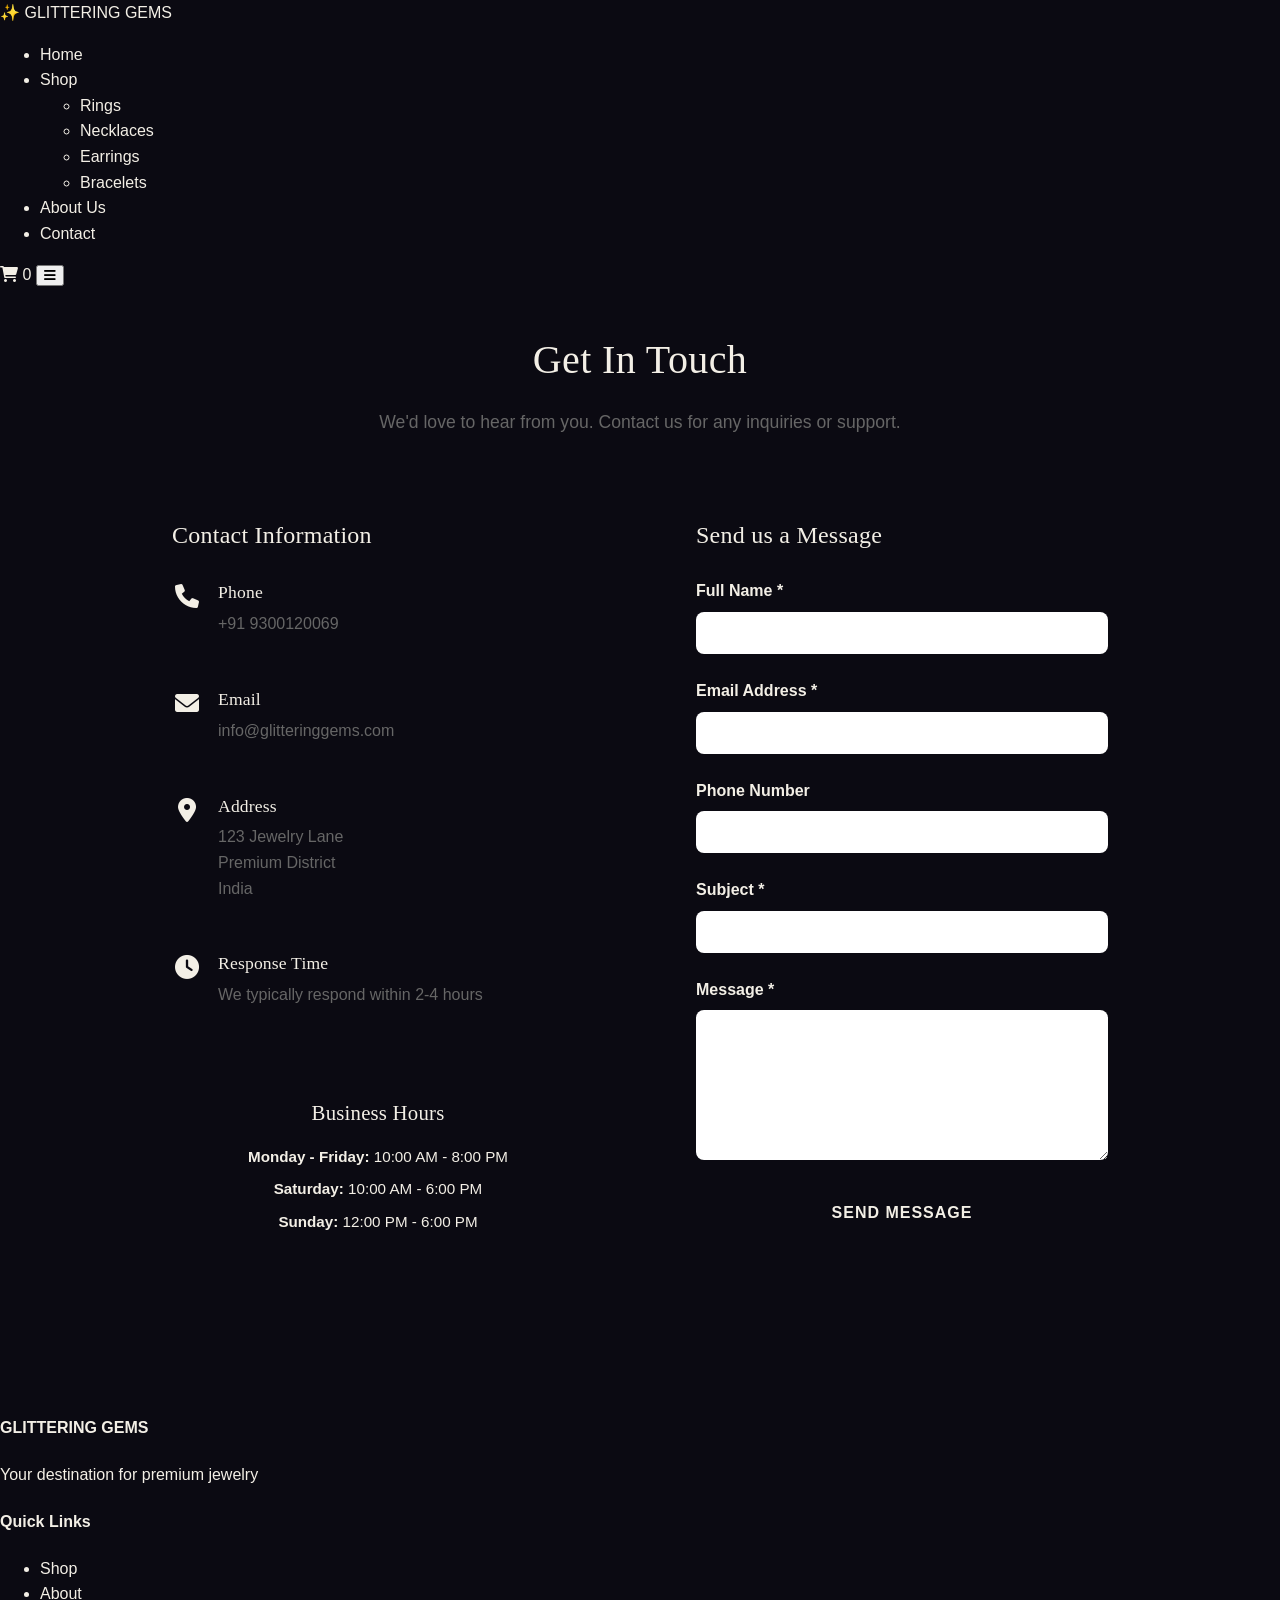
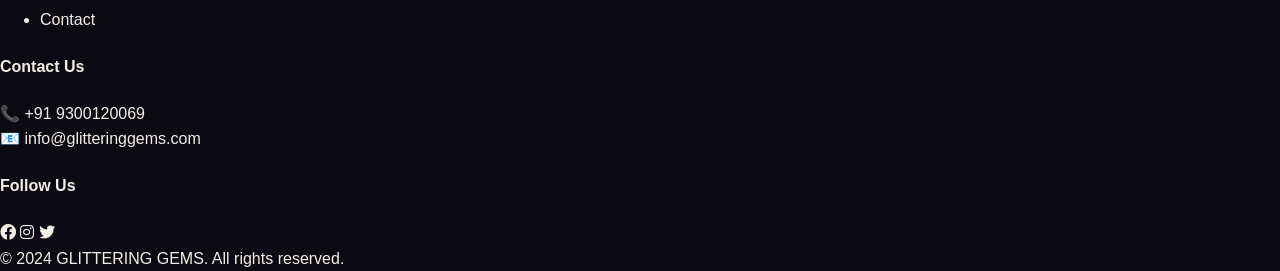
<file: contact.html>
<!DOCTYPE html>
<html lang="en">
<head>
    <meta charset="UTF-8">
    <meta name="viewport" content="width=device-width, initial-scale=1.0">
    <title>Contact Us - GLITTERING GEMS</title>
    <link rel="stylesheet" href="styles.css">
    <link rel="stylesheet" href="https://cdnjs.cloudflare.com/ajax/libs/font-awesome/6.0.0/css/all.min.css">
    <style>
        .contact-page {
            min-height: 100vh;
            padding: 40px 20px;
            background-color: var(--light-bg);
        }

        .contact-wrapper {
            max-width: 1000px;
            margin: 0 auto;
        }

        .contact-header {
            text-align: center;
            margin-bottom: 3rem;
        }

        .contact-header h1 {
            font-size: 2.5rem;
            color: var(--secondary-color);
            margin-bottom: 1rem;
        }

        .contact-header p {
            font-size: 1.1rem;
            color: #666;
        }

        .contact-content {
            display: grid;
            grid-template-columns: 1fr 1fr;
            gap: 3rem;
            margin-bottom: 3rem;
        }

        .contact-info {
            background: var(--white);
            padding: 2rem;
            border-radius: 1rem;
            box-shadow: var(--shadow);
        }

        .contact-info h2 {
            font-size: 1.5rem;
            color: var(--secondary-color);
            margin-bottom: 1.5rem;
        }

        .info-item {
            display: flex;
            gap: 1rem;
            margin-bottom: 1.5rem;
            padding-bottom: 1.5rem;
            border-bottom: 1px solid var(--light-bg);
        }

        .info-item:last-child {
            border-bottom: none;
            margin-bottom: 0;
            padding-bottom: 0;
        }

        .info-icon {
            font-size: 1.5rem;
            color: var(--primary-color);
            min-width: 30px;
            text-align: center;
        }

        .info-content h3 {
            font-size: 1.1rem;
            color: var(--secondary-color);
            margin-bottom: 0.3rem;
        }

        .info-content p {
            color: #666;
            margin: 0;
        }

        .contact-form-wrapper {
            background: var(--white);
            padding: 2rem;
            border-radius: 1rem;
            box-shadow: var(--shadow);
        }

        .contact-form-wrapper h2 {
            font-size: 1.5rem;
            color: var(--secondary-color);
            margin-bottom: 1.5rem;
        }

        .form-group {
            margin-bottom: 1.5rem;
        }

        .form-group label {
            display: block;
            margin-bottom: 0.5rem;
            color: var(--secondary-color);
            font-weight: 600;
        }

        .form-group input,
        .form-group textarea {
            width: 100%;
            padding: 0.75rem;
            border: 2px solid var(--light-bg);
            border-radius: 0.5rem;
            font-family: inherit;
            font-size: 1rem;
            transition: var(--transition);
        }

        .form-group input:focus,
        .form-group textarea:focus {
            outline: none;
            border-color: var(--primary-color);
            box-shadow: 0 0 0 3px rgba(212, 175, 55, 0.1);
        }

        .form-group textarea {
            resize: vertical;
            min-height: 150px;
        }

        .submit-btn {
            background: linear-gradient(135deg, var(--primary-color), var(--rose-gold));
            color: var(--secondary-color);
            padding: 0.75rem 2rem;
            border: none;
            border-radius: 0.5rem;
            font-weight: 600;
            font-size: 1rem;
            cursor: pointer;
            transition: var(--transition);
            text-transform: uppercase;
            letter-spacing: 1px;
            width: 100%;
        }

        .submit-btn:hover {
            transform: translateY(-3px);
            box-shadow: 0 15px 40px rgba(212, 175, 55, 0.3);
        }

        .business-hours {
            background: linear-gradient(135deg, var(--secondary-color), #2a2a2a);
            color: var(--white);
            padding: 2rem;
            border-radius: 1rem;
            margin-top: 2rem;
            text-align: center;
        }

        .business-hours h3 {
            font-size: 1.3rem;
            margin-bottom: 1rem;
            color: var(--primary-color);
        }

        .business-hours p {
            margin-bottom: 0.5rem;
            font-size: 0.95rem;
        }

        @media (max-width: 768px) {
            .contact-content {
                grid-template-columns: 1fr;
                gap: 2rem;
            }

            .contact-header h1 {
                font-size: 2rem;
            }
        }
    </style>
</head>
<body>
    <!-- Navigation Bar -->
    <nav class="navbar">
        <div class="container">
            <div class="nav-wrapper">
                <div class="logo">
                    <span class="logo-icon">✨</span>
                    <span class="logo-text">GLITTERING GEMS</span>
                </div>
                <ul class="nav-menu">
                    <li><a href="index.html">Home</a></li>
                    <li class="dropdown">
                        <a href="#" class="dropdown-toggle">Shop</a>
                        <ul class="dropdown-menu">
                            <li><a href="products.html?category=rings">Rings</a></li>
                            <li><a href="products.html?category=necklaces">Necklaces</a></li>
                            <li><a href="products.html?category=earrings">Earrings</a></li>
                            <li><a href="products.html?category=bracelets">Bracelets</a></li>
                        </ul>
                    </li>
                    <li><a href="about.html">About Us</a></li>
                    <li><a href="contact.html" class="active">Contact</a></li>
                </ul>
                <div class="nav-icons">
                    <a href="cart.html" class="cart-icon">
                        <i class="fas fa-shopping-cart"></i>
                        <span class="cart-count">0</span>
                    </a>
                    <button class="menu-toggle" id="menuToggle">
                        <i class="fas fa-bars"></i>
                    </button>
                </div>
            </div>
        </div>
    </nav>

    <!-- Contact Page -->
    <section class="contact-page">
        <div class="contact-wrapper">
            <div class="contact-header">
                <h1>Get In Touch</h1>
                <p>We'd love to hear from you. Contact us for any inquiries or support.</p>
            </div>

            <!-- Contact Content -->
            <div class="contact-content">
                <!-- Contact Information -->
                <div class="contact-info">
                    <h2>Contact Information</h2>
                    
                    <div class="info-item">
                        <div class="info-icon">
                            <i class="fas fa-phone"></i>
                        </div>
                        <div class="info-content">
                            <h3>Phone</h3>
                            <p>+91 9300120069</p>
                        </div>
                    </div>

                    <div class="info-item">
                        <div class="info-icon">
                            <i class="fas fa-envelope"></i>
                        </div>
                        <div class="info-content">
                            <h3>Email</h3>
                            <p>info@glitteringgems.com</p>
                        </div>
                    </div>

                    <div class="info-item">
                        <div class="info-icon">
                            <i class="fas fa-map-marker-alt"></i>
                        </div>
                        <div class="info-content">
                            <h3>Address</h3>
                            <p>123 Jewelry Lane<br>Premium District<br>India</p>
                        </div>
                    </div>

                    <div class="info-item">
                        <div class="info-icon">
                            <i class="fas fa-clock"></i>
                        </div>
                        <div class="info-content">
                            <h3>Response Time</h3>
                            <p>We typically respond within 2-4 hours</p>
                        </div>
                    </div>

                    <div class="business-hours">
                        <h3>Business Hours</h3>
                        <p><strong>Monday - Friday:</strong> 10:00 AM - 8:00 PM</p>
                        <p><strong>Saturday:</strong> 10:00 AM - 6:00 PM</p>
                        <p><strong>Sunday:</strong> 12:00 PM - 6:00 PM</p>
                    </div>
                </div>

                <!-- Contact Form -->
                <div class="contact-form-wrapper">
                    <h2>Send us a Message</h2>
                    <form id="contactForm">
                        <div class="form-group">
                            <label for="name">Full Name *</label>
                            <input type="text" id="name" name="name" required>
                        </div>

                        <div class="form-group">
                            <label for="email">Email Address *</label>
                            <input type="email" id="email" name="email" required>
                        </div>

                        <div class="form-group">
                            <label for="phone">Phone Number</label>
                            <input type="tel" id="phone" name="phone">
                        </div>

                        <div class="form-group">
                            <label for="subject">Subject *</label>
                            <input type="text" id="subject" name="subject" required>
                        </div>

                        <div class="form-group">
                            <label for="message">Message *</label>
                            <textarea id="message" name="message" required></textarea>
                        </div>

                        <button type="submit" class="submit-btn">Send Message</button>
                    </form>
                </div>
            </div>
        </div>
    </section>

    <!-- Footer -->
    <footer class="footer">
        <div class="container">
            <div class="footer-content">
                <div class="footer-section">
                    <h4>GLITTERING GEMS</h4>
                    <p>Your destination for premium jewelry</p>
                </div>
                <div class="footer-section">
                    <h4>Quick Links</h4>
                    <ul>
                        <li><a href="products.html">Shop</a></li>
                        <li><a href="about.html">About</a></li>
                        <li><a href="contact.html">Contact</a></li>
                    </ul>
                </div>
                <div class="footer-section">
                    <h4>Contact Us</h4>
                    <p>📞 +91 9300120069</p>
                    <p>📧 info@glitteringgems.com</p>
                </div>
                <div class="footer-section">
                    <h4>Follow Us</h4>
                    <div class="social-links">
                        <a href="#"><i class="fab fa-facebook"></i></a>
                        <a href="#"><i class="fab fa-instagram"></i></a>
                        <a href="#"><i class="fab fa-twitter"></i></a>
                    </div>
                </div>
            </div>
            <div class="footer-bottom">
                <p>&copy; 2024 GLITTERING GEMS. All rights reserved.</p>
            </div>
        </div>
    </footer>

    <script src="script.js"></script>
</body>
</html>
</file>
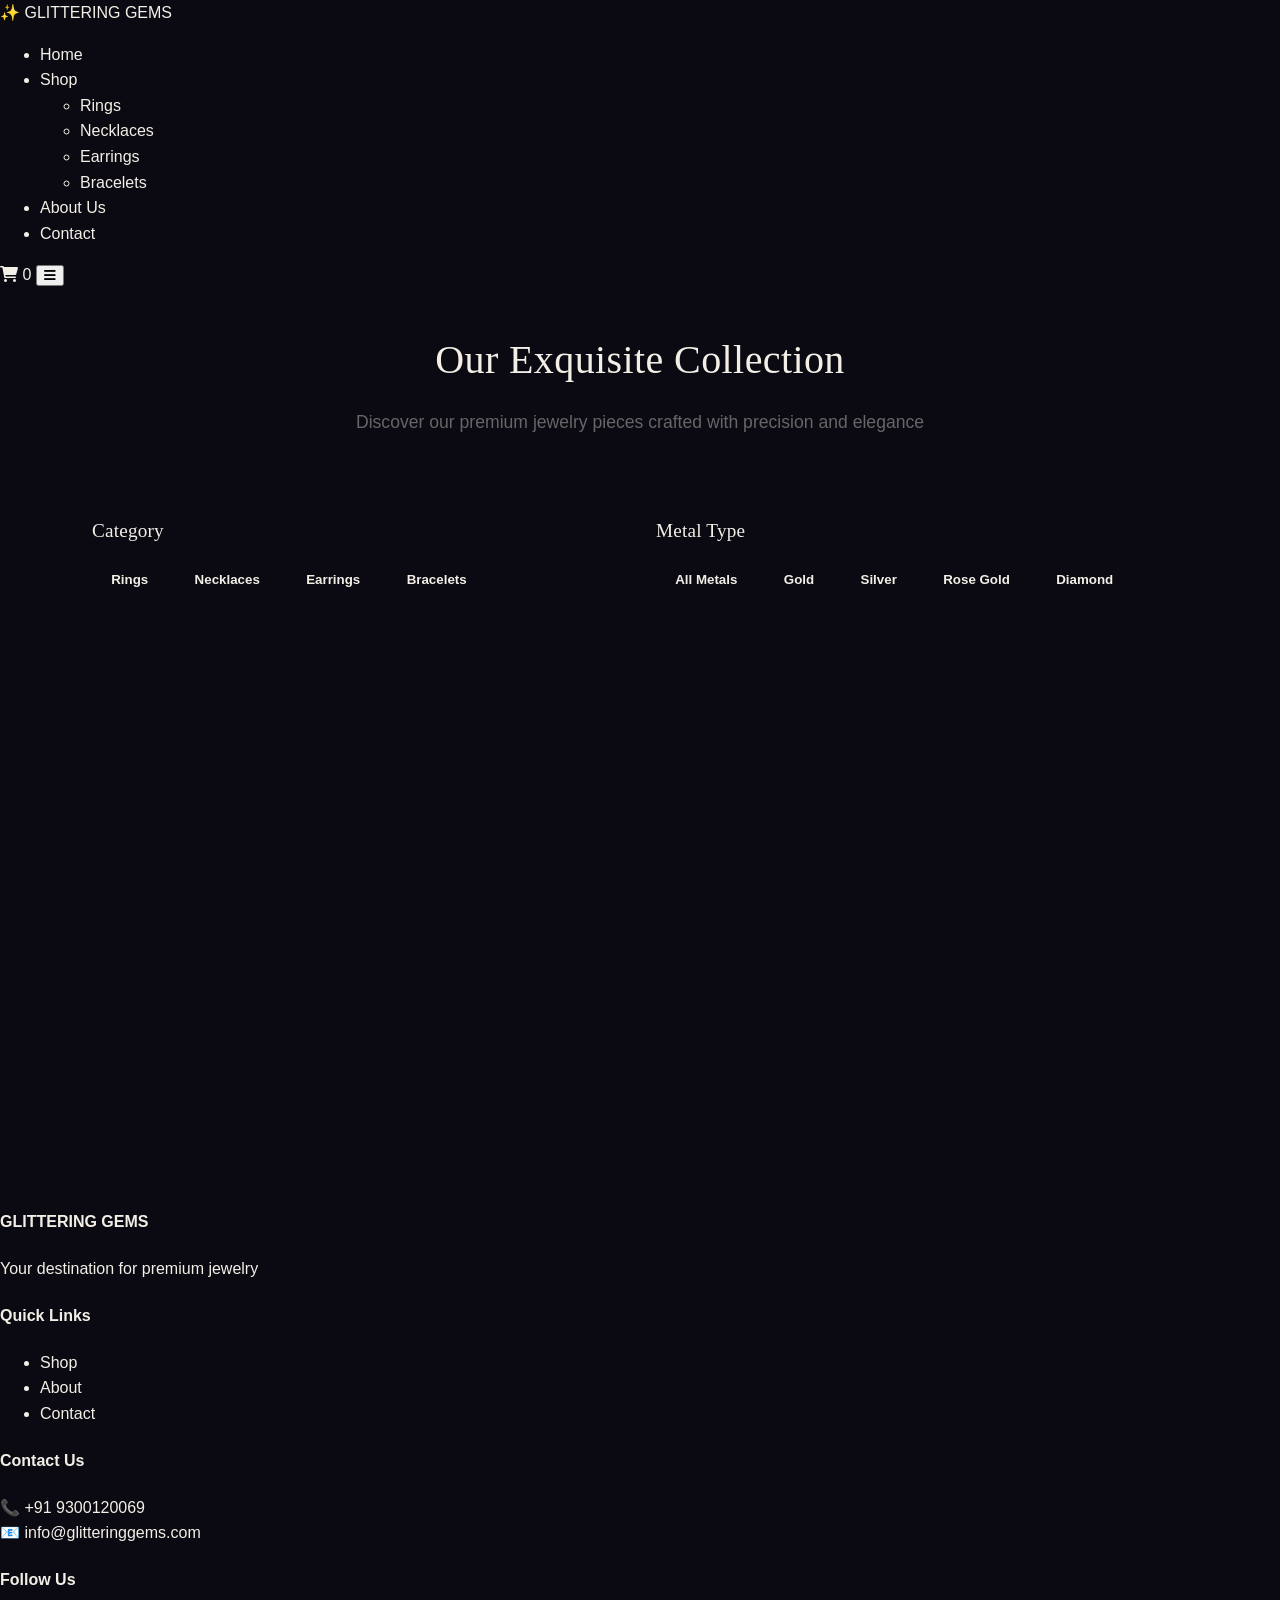
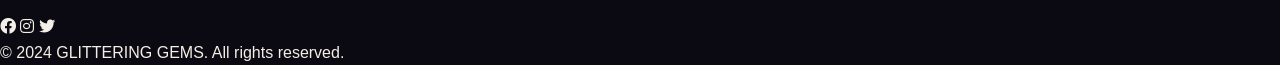
<file: products.html>
<!DOCTYPE html>
<html lang="en">
<head>
    <meta charset="UTF-8">
    <meta name="viewport" content="width=device-width, initial-scale=1.0">
    <title>Our Products - GLITTERING GEMS</title>
    <link rel="stylesheet" href="styles.css">
    <link rel="stylesheet" href="https://cdnjs.cloudflare.com/ajax/libs/font-awesome/6.0.0/css/all.min.css">
    <style>
        .products-page {
            min-height: 100vh;
            padding: 40px 20px;
            background-color: var(--light-bg);
        }

        .products-container {
            max-width: 1200px;
            margin: 0 auto;
        }

        .products-header {
            text-align: center;
            margin-bottom: 3rem;
        }

        .products-header h1 {
            font-size: 2.5rem;
            color: var(--secondary-color);
            margin-bottom: 1rem;
        }

        .products-header p {
            font-size: 1.1rem;
            color: #666;
        }

        .filter-section {
            display: grid;
            grid-template-columns: 1fr 1fr;
            gap: 2rem;
            margin-bottom: 3rem;
            padding: 2rem;
            background: var(--white);
            border-radius: 1rem;
            box-shadow: var(--shadow);
        }

        .filter-group h3 {
            font-size: 1.2rem;
            color: var(--secondary-color);
            margin-bottom: 1rem;
        }

        .filter-buttons {
            display: flex;
            flex-wrap: wrap;
            gap: 0.5rem;
        }

        .filter-btn {
            padding: 0.6rem 1.2rem;
            border: 2px solid var(--primary-color);
            background: var(--white);
            color: var(--primary-color);
            border-radius: 0.5rem;
            cursor: pointer;
            font-weight: 600;
            transition: var(--transition);
        }

        .filter-btn:hover,
        .filter-btn.active {
            background: var(--primary-color);
            color: var(--secondary-color);
        }

        #productsGrid {
            display: grid;
            grid-template-columns: repeat(auto-fill, minmax(250px, 1fr));
            gap: 2rem;
        }

        @media (max-width: 768px) {
            .filter-section {
                grid-template-columns: 1fr;
            }

            #productsGrid {
                grid-template-columns: repeat(auto-fill, minmax(200px, 1fr));
                gap: 1.5rem;
            }
        }
    </style>
</head>
<body>
    <!-- Navigation Bar -->
    <nav class="navbar">
        <div class="container">
            <div class="nav-wrapper">
                <div class="logo">
                    <span class="logo-icon">✨</span>
                    <span class="logo-text">GLITTERING GEMS</span>
                </div>
                <ul class="nav-menu">
                    <li><a href="index.html">Home</a></li>
                    <li class="dropdown">
                        <a href="#" class="dropdown-toggle">Shop</a>
                        <ul class="dropdown-menu">
                            <li><a href="products.html?category=rings">Rings</a></li>
                            <li><a href="products.html?category=necklaces">Necklaces</a></li>
                            <li><a href="products.html?category=earrings">Earrings</a></li>
                            <li><a href="products.html?category=bracelets">Bracelets</a></li>
                        </ul>
                    </li>
                    <li><a href="about.html">About Us</a></li>
                    <li><a href="contact.html">Contact</a></li>
                </ul>
                <div class="nav-icons">
                    <a href="cart.html" class="cart-icon">
                        <i class="fas fa-shopping-cart"></i>
                        <span class="cart-count">0</span>
                    </a>
                    <button class="menu-toggle" id="menuToggle">
                        <i class="fas fa-bars"></i>
                    </button>
                </div>
            </div>
        </div>
    </nav>

    <!-- Products Page -->
    <section class="products-page">
        <div class="products-container">
            <div class="products-header">
                <h1>Our Exquisite Collection</h1>
                <p>Discover our premium jewelry pieces crafted with precision and elegance</p>
            </div>

            <!-- Filter Section -->
            <div class="filter-section">
                <div class="filter-group">
                    <h3>Category</h3>
                    <div class="filter-buttons">
                        <button class="filter-btn active" onclick="filterCategory('rings')">Rings</button>
                        <button class="filter-btn" onclick="filterCategory('necklaces')">Necklaces</button>
                        <button class="filter-btn" onclick="filterCategory('earrings')">Earrings</button>
                        <button class="filter-btn" onclick="filterCategory('bracelets')">Bracelets</button>
                    </div>
                </div>
                <div class="filter-group">
                    <h3>Metal Type</h3>
                    <div class="filter-buttons">
                        <button class="filter-btn active" onclick="filterByMetal('all')">All Metals</button>
                        <button class="filter-btn" onclick="filterByMetal('Gold')">Gold</button>
                        <button class="filter-btn" onclick="filterByMetal('Silver')">Silver</button>
                        <button class="filter-btn" onclick="filterByMetal('Rose Gold')">Rose Gold</button>
                        <button class="filter-btn" onclick="filterByMetal('Diamond')">Diamond</button>
                    </div>
                </div>
            </div>

            <!-- Products Grid -->
            <div id="productsGrid">
                <!-- Products will be loaded here by JavaScript -->
            </div>
        </div>
    </section>

    <!-- Footer -->
    <footer class="footer">
        <div class="container">
            <div class="footer-content">
                <div class="footer-section">
                    <h4>GLITTERING GEMS</h4>
                    <p>Your destination for premium jewelry</p>
                </div>
                <div class="footer-section">
                    <h4>Quick Links</h4>
                    <ul>
                        <li><a href="products.html">Shop</a></li>
                        <li><a href="about.html">About</a></li>
                        <li><a href="contact.html">Contact</a></li>
                    </ul>
                </div>
                <div class="footer-section">
                    <h4>Contact Us</h4>
                    <p>📞 +91 9300120069</p>
                    <p>📧 info@glitteringgems.com</p>
                </div>
                <div class="footer-section">
                    <h4>Follow Us</h4>
                    <div class="social-links">
                        <a href="#"><i class="fab fa-facebook"></i></a>
                        <a href="#"><i class="fab fa-instagram"></i></a>
                        <a href="#"><i class="fab fa-twitter"></i></a>
                    </div>
                </div>
            </div>
            <div class="footer-bottom">
                <p>&copy; 2024 GLITTERING GEMS. All rights reserved.</p>
            </div>
        </div>
    </footer>

    <script src="script.js"></script>
    <script>
        let currentCategory = 'rings';
        let currentMetal = 'all';

        function filterCategory(category) {
            currentCategory = category;
            currentMetal = 'all';
            document.querySelectorAll('.filter-group:nth-child(1) .filter-btn').forEach(btn => {
                btn.classList.remove('active');
            });
            event.target.classList.add('active');

            document.querySelectorAll('.filter-group:nth-child(2) .filter-btn').forEach((btn, idx) => {
                if (idx === 0) btn.classList.add('active');
                else btn.classList.remove('active');
            });

            loadProducts();
        }

        function filterByMetal(metal) {
            currentMetal = metal;
            const metalButtons = document.querySelectorAll('.filter-group:nth-child(2) .filter-btn');
            metalButtons.forEach(btn => btn.classList.remove('active'));
            event.target.classList.add('active');

            const productsGrid = document.getElementById('productsGrid');
            const filtered = metal === 'all' 
                ? products[currentCategory]
                : products[currentCategory].filter(p => p.metal === metal);

            productsGrid.innerHTML = filtered.map(product => createProductCard(product)).join('');
        }

        // Set initial category from URL
        document.addEventListener('DOMContentLoaded', () => {
            updateCartCount();
            initMobileMenu();
            
            const params = new URLSearchParams(window.location.search);
            const urlCategory = params.get('category') || 'rings';
            currentCategory = urlCategory;

            const categoryButtons = document.querySelectorAll('.filter-group:nth-child(1) .filter-btn');
            const categoryIndex = ['rings', 'necklaces', 'earrings', 'bracelets'].indexOf(urlCategory);
            categoryButtons.forEach(btn => btn.classList.remove('active'));
            if (categoryIndex >= 0) categoryButtons[categoryIndex].classList.add('active');

            loadProducts();
        });
    </script>
</body>
</html>
</file>
<file: styles.css>
/* ============================================
   GLITTERING GEMS — design tokens
   Background ink  : #0B0A12 / #14121F
   Gold accent     : #CBA135 (bright #E9D18A)
   Amethyst accent : #6B5B95 / #544B73
   Ivory text      : #F3EFE6
   Muted text      : #A79FB3
   Display face    : 'Cormorant Garamond' (serif, characterful)
   Body face       : 'Jost' (clean geometric sans)
   ============================================ */

:root{
  --ink-900:#0B0A12;
  --ink-800:#14121F;
  --ink-700:#1E1B2C;
  --gold:#CBA135;
  --gold-bright:#E9D18A;
  --amethyst:#6B5B93;
  --ivory:#F3EFE6;
  --muted:#A79FB3;
  --line: rgba(243,239,230,0.12);
  --display: 'Cormorant Garamond', serif;
  --body: 'Jost', sans-serif;
  --ease: cubic-bezier(.16,.84,.44,1);
}

*{box-sizing:border-box;}
html{scroll-behavior:smooth;}
body{
  margin:0;
  background:var(--ink-900);
  color:var(--ivory);
  font-family:var(--body);
  font-weight:300;
  line-height:1.6;
  -webkit-font-smoothing:antialiased;
  overflow-x:hidden;
}

@media (prefers-reduced-motion: reduce){
  html{scroll-behavior:auto;}
  *{animation-duration:0.001ms !important; animation-iteration-count:1 !important; transition-duration:0.001ms !important;}
}

/* subtle grain overlay for texture */
.grain{
  position:fixed; inset:0; pointer-events:none; z-index:999;
  opacity:0.035; mix-blend-mode:overlay;
  background-image:url("data:image/svg+xml,%3Csvg xmlns='http://www.w3.org/2000/svg' width='120' height='120'%3E%3Cfilter id='n'%3E%3CfeTurbulence type='fractalNoise' baseFrequency='0.9' numOctaves='2' stitchTiles='stitch'/%3E%3C/filter%3E%3Crect width='100%25' height='100%25' filter='url(%23n)'/%3E%3C/svg%3E");
}

a{color:inherit; text-decoration:none;}
h1,h2,h3{font-family:var(--display); font-weight:500; margin:0; letter-spacing:0.01em;}
p{margin:0;}

.eyebrow{
  font-family:var(--body);
  text-transform:uppercase;
  letter-spacing:0.18em;
  font-size:0.72rem;
  color:var(--gold);
  margin-bottom:0.9rem;
}

/* ---------- buttons ---------- */
.btn{
  display:inline-flex; align-items:center; gap:0.5rem;
  padding:0.85rem 1.6rem;
  font-family:var(--body); font-size:0.85rem; letter-spacing:0.04em;
  border-radius:2px;
  border:1px solid transparent;
  cursor:pointer;
  transition:transform 0.35s var(--ease), background 0.35s, border-color .35s, color .35s;
}
.btn-gold{
  background:linear-gradient(135deg, var(--gold-bright), var(--gold));
  color:#1a1508;
  font-weight:500;
}
.btn-gold:hover{ transform:translateY(-2px); }
.btn-ghost{
  border-color:var(--line);
  color:var(--ivory);
  background:transparent;
}
.btn-ghost:hover{ border-color:var(--gold); color:var(--gold); transform:translateY(-2px); }

/* ---------- nav ---------- */
.nav{
  position:fixed; top:0; left:0; right:0; z-index:100;
  backdrop-filter:blur(10px);
  background:rgba(11,10,18,0.55);
  border-bottom:1px solid transparent;
  transition:border-color .4s, background .4s;
}
.nav.scrolled{ border-color:var(--line); background:rgba(11,10,18,0.85); }
.nav-inner{
  max-width:1200px; margin:0 auto; padding:1.1rem 1.75rem;
  display:flex; align-items:center; justify-content:space-between;
}
.wordmark{
  font-family:var(--display); font-size:1.35rem; letter-spacing:0.03em;
  color:var(--ivory);
}
.wordmark.small{ font-size:1.1rem; }
.nav-links{ display:flex; gap:2.2rem; font-size:0.85rem; letter-spacing:0.03em; }
.nav-links a{ position:relative; color:var(--muted); transition:color .3s; }
.nav-links a:hover{ color:var(--ivory); }
.nav-links a::after{
  content:''; position:absolute; left:0; bottom:-6px; width:0; height:1px;
  background:var(--gold); transition:width .35s var(--ease);
}
.nav-links a:hover::after{ width:100%; }

.nav-toggle{ display:none; background:none; border:0; width:32px; height:22px; position:relative; cursor:pointer; }
.nav-toggle span{
  position:absolute; left:0; right:0; height:1px; background:var(--ivory);
  transition:transform .3s, opacity .3s;
}
.nav-toggle span:nth-child(1){ top:0; }
.nav-toggle span:nth-child(2){ top:10px; }
.nav-toggle span:nth-child(3){ top:20px; }

/* ---------- hero ---------- */
.hero{
  position:relative;
  min-height:100vh;
  display:flex; align-items:center;
  max-width:1300px; margin:0 auto; padding:7rem 1.75rem 4rem;
  gap:2rem;
}
.hero-facets{
  position:absolute; right:-8%; top:50%; transform:translateY(-50%);
  width:min(640px, 60vw); opacity:0.95;
  filter:drop-shadow(0 40px 90px rgba(203,161,53,0.15));
}
#gemGroup{ transform-origin:300px 300px; animation:gemSway 14s ease-in-out infinite; }
@keyframes gemSway{
  0%,100%{ transform:rotate(-2.5deg) scale(1); }
  50%{ transform:rotate(2.5deg) scale(1.015); }
}
#glint{ animation:glint 6s ease-in-out infinite; }
@keyframes glint{
  0%,88%,100%{ opacity:0; }
  90%{ opacity:0.55; }
  94%{ opacity:0; }
}
.hero-copy{ position:relative; z-index:2; max-width:640px; }
.hero-copy h1{
  font-size:clamp(3rem, 7vw, 5.6rem);
  line-height:0.98;
  color:var(--ivory);
}
.hero-sub{
  margin-top:1.6rem; max-width:460px;
  color:var(--muted); font-size:1.02rem; font-weight:300;
}
.hero-cta{ display:flex; gap:1rem; margin-top:2.4rem; flex-wrap:wrap; }

.scroll-cue{
  position:absolute; left:1.75rem; bottom:2rem;
  display:flex; align-items:center; gap:0.7rem;
  font-size:0.72rem; letter-spacing:0.14em; text-transform:uppercase; color:var(--muted);
}
.scroll-cue span{
  width:1px; height:36px; background:var(--line); position:relative; overflow:hidden;
}
.scroll-cue span::after{
  content:''; position:absolute; top:-100%; left:0; width:100%; height:100%;
  background:var(--gold); animation:cueDrop 2.2s var(--ease) infinite;
}
@keyframes cueDrop{ to{ top:100%; } }

/* ---------- marquee ---------- */
.marquee{
  border-top:1px solid var(--line); border-bottom:1px solid var(--line);
  overflow:hidden; white-space:nowrap; padding:1.1rem 0;
  background:var(--ink-800);
}
.marquee-track{
  display:inline-flex; gap:1.2rem;
  font-family:var(--display); font-style:italic; font-size:1.15rem; color:var(--muted);
  animation:scroll 32s linear infinite;
}
.marquee-track span:nth-child(2n){ color:var(--gold); font-style:normal; font-family:var(--body); font-size:0.8rem; letter-spacing:0.1em;}
@keyframes scroll{ from{ transform:translateX(0);} to{ transform:translateX(-50%);} }

/* ---------- section shared ---------- */
section{ padding:7rem 1.75rem; max-width:1200px; margin:0 auto; }
.section-head{ max-width:640px; margin-bottom:3.5rem; }
.section-head h2{ font-size:clamp(2rem,4vw,2.8rem); margin-top:0.3rem; }
.section-lede{ color:var(--muted); margin-top:1rem; font-size:1rem; }

/* ---------- collections ---------- */
.cards{ display:grid; grid-template-columns:repeat(3, 1fr); gap:1.75rem; }
.card{
  background:var(--ink-800);
  border:1px solid var(--line);
  padding:2.4rem 2rem 2.2rem;
  border-radius:3px;
  transition:transform .5s var(--ease), border-color .5s;
}
.card:hover{ transform:translateY(-6px); border-color:rgba(203,161,53,0.4); }
.card-visual{ width:64px; height:64px; color:var(--gold); margin-bottom:1.6rem; }
.card-visual svg{ width:100%; height:100%; }
.card h3{ font-size:1.7rem; color:var(--ivory); }
.card-tag{
  color:var(--gold); font-size:0.72rem; letter-spacing:0.1em; text-transform:uppercase;
  margin:0.4rem 0 1rem;
}
.card p{ color:var(--muted); font-size:0.92rem; }
.card-link{
  display:inline-block; margin-top:1.4rem; font-size:0.82rem; color:var(--ivory);
  border-bottom:1px solid var(--line); padding-bottom:2px; transition:border-color .3s, color .3s;
}
.card-link:hover{ color:var(--gold); border-color:var(--gold); }

/* ---------- craft / process ---------- */
.craft{ background:var(--ink-800); border-top:1px solid var(--line); border-bottom:1px solid var(--line); }
.process{ list-style:none; margin:0; padding:0; display:grid; grid-template-columns:repeat(3,1fr); gap:2.5rem; }
.process li{ border-top:1px solid var(--line); padding-top:1.6rem; }
.process-index{
  font-family:var(--display); font-style:italic; font-size:1rem; color:var(--gold);
  display:block; margin-bottom:0.8rem;
}
.process h3{ font-size:1.4rem; margin-bottom:0.6rem; color:var(--ivory); }
.process p{ color:var(--muted); font-size:0.92rem; }

/* ---------- atelier / quote ---------- */
.atelier-grid{
  display:grid; grid-template-columns:1.3fr 1fr; gap:3rem; align-items:center;
}
.atelier-quote{ position:relative; }
.quote-mark{ width:36px; height:26px; color:var(--gold); opacity:0.6; margin-bottom:1.2rem; }
.atelier-quote p{
  font-family:var(--display); font-size:1.7rem; line-height:1.35; color:var(--ivory);
}
.atelier-quote cite{ display:block; margin-top:1.4rem; font-style:normal; color:var(--muted); font-size:0.85rem; }
.atelier-stats{ display:flex; flex-direction:column; gap:1.8rem; }
.atelier-stats div{ border-left:2px solid var(--gold); padding-left:1.2rem; }
.atelier-stats strong{ display:block; font-family:var(--display); font-size:2.1rem; color:var(--ivory); }
.atelier-stats span{ color:var(--muted); font-size:0.85rem; }

/* ---------- contact ---------- */
.contact{ text-align:left; }
.contact-inner h2{ font-size:clamp(2rem,4vw,2.8rem); }
.contact-inner > p{ color:var(--muted); margin-top:0.9rem; max-width:520px; }
.contact-details{
  display:grid; grid-template-columns:repeat(3,1fr); gap:2rem;
  margin:3rem 0; padding:2.2rem 0; border-top:1px solid var(--line); border-bottom:1px solid var(--line);
}
.contact-details .label{ display:block; font-size:0.7rem; letter-spacing:0.14em; text-transform:uppercase; color:var(--gold); margin-bottom:0.6rem; }
.contact-details p{ color:var(--ivory); font-size:0.92rem; }

.signup label{ display:block; font-size:0.9rem; color:var(--muted); margin-bottom:0.9rem; }
.signup-row{ display:flex; gap:0.8rem; max-width:480px; flex-wrap:wrap; }
.signup-row input{
  flex:1; min-width:220px;
  background:var(--ink-800); border:1px solid var(--line); color:var(--ivory);
  padding:0.85rem 1rem; font-family:var(--body); font-size:0.9rem; border-radius:2px;
}
.signup-row input:focus{ outline:none; border-color:var(--gold); }
.signup-note{ margin-top:0.8rem; font-size:0.82rem; color:var(--gold); min-height:1.2em; }

/* ---------- footer ---------- */
.site-footer{ border-top:1px solid var(--line); padding:3rem 1.75rem; }
.footer-inner{ max-width:1200px; margin:0 auto; display:flex; flex-wrap:wrap; align-items:center; gap:1.2rem 2rem; justify-content:space-between; }
.footer-inner p{ color:var(--muted); font-size:0.8rem; max-width:440px; }
.footer-links{ display:flex; gap:1.6rem; font-size:0.82rem; color:var(--muted); }
.footer-links a:hover{ color:var(--gold); }

/* ---------- scroll reveal ---------- */
.reveal{ opacity:0; transform:translateY(24px); transition:opacity .8s var(--ease), transform .8s var(--ease); }
.reveal.in{ opacity:1; transform:translateY(0); }

/* keyboard focus visibility */
a:focus-visible, button:focus-visible, input:focus-visible{
  outline:2px solid var(--gold); outline-offset:3px;
}

/* ---------- responsive ---------- */
@media (max-width: 980px){
  .cards{ grid-template-columns:1fr; }
  .process{ grid-template-columns:1fr; }
  .atelier-grid{ grid-template-columns:1fr; }
  .contact-details{ grid-template-columns:1fr; }
  .hero-facets{ opacity:0.35; right:-20%; width:80vw; }
}

@media (max-width: 720px){
  .nav-links{
    position:absolute; top:100%; left:0; right:0;
    flex-direction:column; gap:0; background:var(--ink-800);
    border-bottom:1px solid var(--line);
    max-height:0; overflow:hidden; transition:max-height .4s var(--ease);
  }
  .nav-links.open{ max-height:280px; }
  .nav-links a{ padding:1rem 1.75rem; border-top:1px solid var(--line); }
  .nav-toggle{ display:block; }
  .hero{ padding-top:6rem; }
  section{ padding:4.5rem 1.5rem; }
}
</file>
